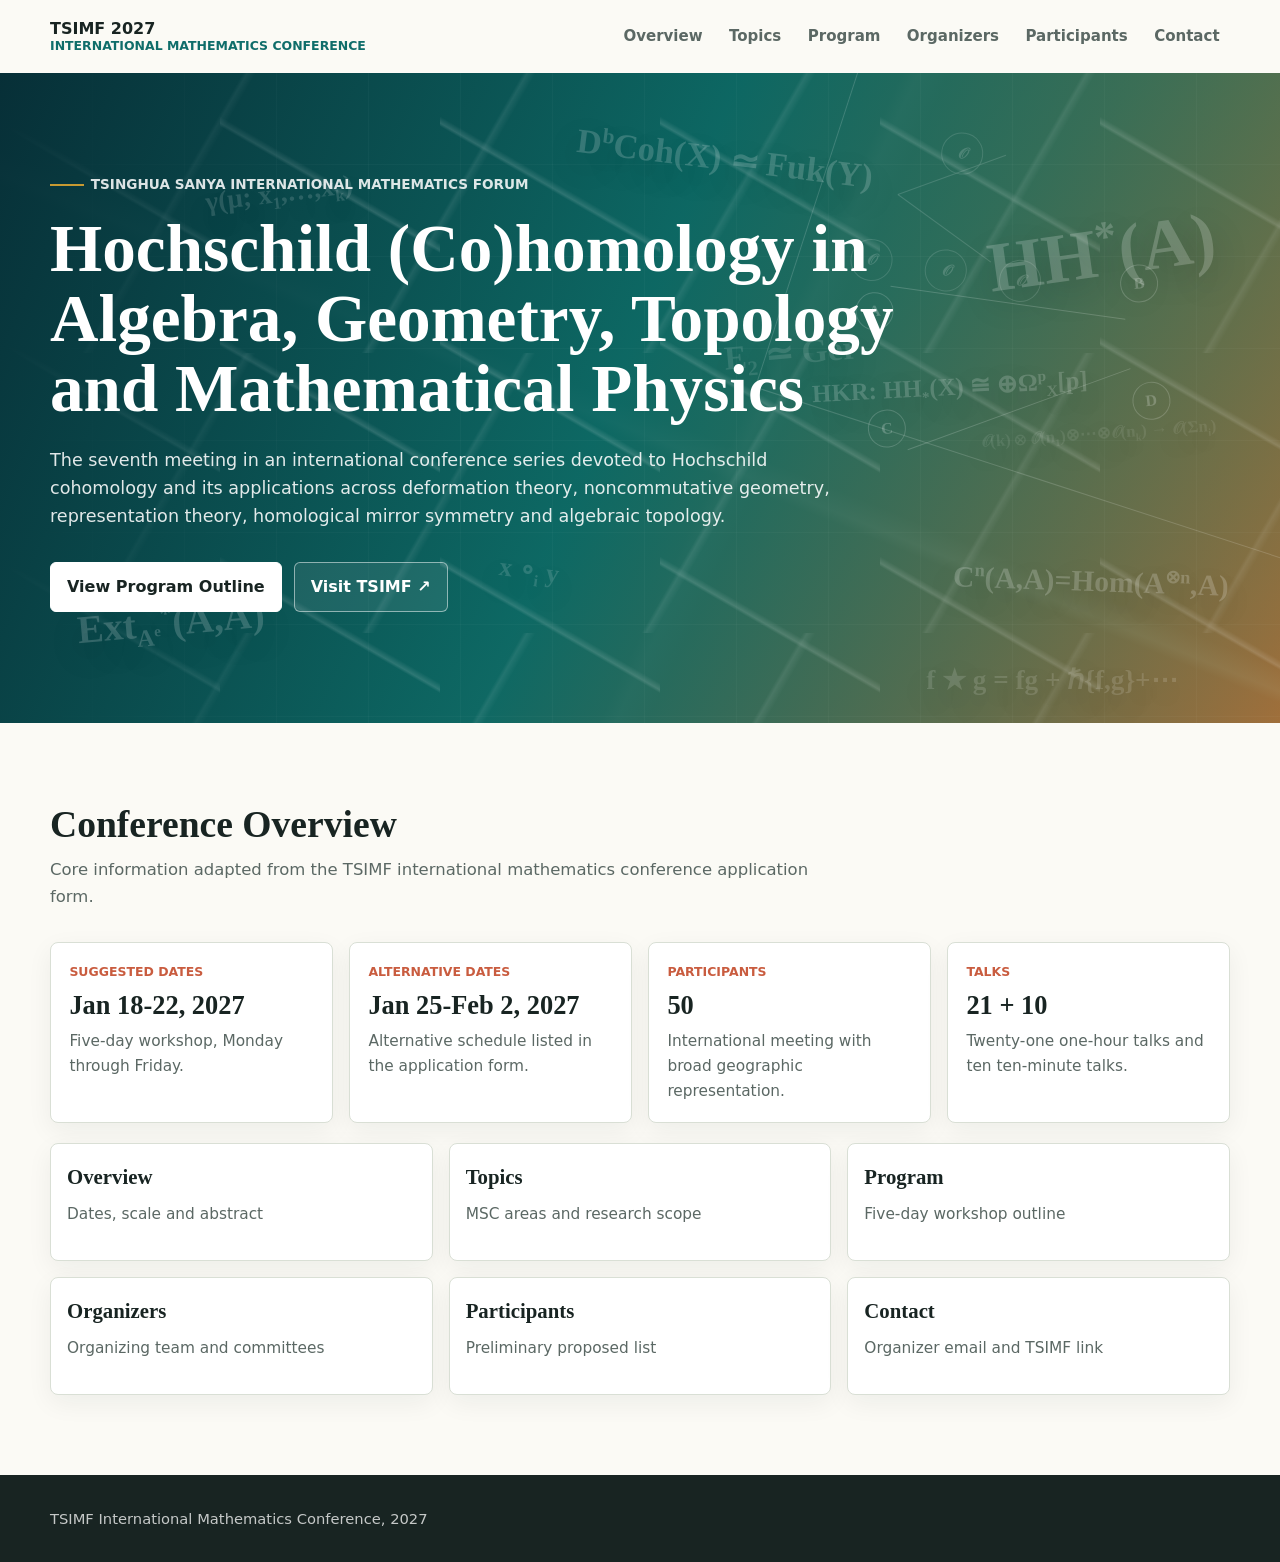
<file: index.html>
<!DOCTYPE html>
<html lang="en">
<head>
  <meta charset="UTF-8">
  <meta name="viewport" content="width=device-width, initial-scale=1.0">
  <title>Hochschild (Co)homology Conference | TSIMF 2027</title>
  <meta name="description" content="TSIMF international mathematics conference on Hochschild (Co)homology in algebra, geometry, topology and mathematical physics.">
  <link rel="stylesheet" href="assets/site.css">
</head>
<body>
  <a class="skip-link" href="#main">Skip to content</a>
  <header class="site-header">
    <nav class="nav" aria-label="Primary navigation">
      <a class="brand" href="index.html">
        TSIMF 2027
        <span>International Mathematics Conference</span>
      </a>
      <div class="nav-links">
        <a href="overview.html">Overview</a>
        <a href="topics.html">Topics</a>
        <a href="program.html">Program</a>
        <a href="organizers.html">Organizers</a>
        <a href="participants.html">Participants</a>
        <a href="contact.html">Contact</a>
      </div>
    </nav>
  </header>

  <section class="hero">
    <div class="math-background" aria-hidden="true">
      <span class="math-symbol symbol-one">HH<sup>*</sup>(A)</span>
      <span class="math-symbol symbol-two">C<sup>n</sup>(A,A)=Hom(A<sup>⊗n</sup>,A)</span>
      <span class="math-symbol symbol-three">D<sup>b</sup>Coh(X) ≃ Fuk(Y)</span>
      <span class="math-symbol symbol-four">f ★ g = fg + ℏ{f,g}+⋯</span>
      <span class="math-symbol symbol-five">Ext<sub>A<sup>e</sup></sub><sup>*</sup>(A,A)</span>
      <span class="math-symbol symbol-six">HKR: HH<sub>*</sub>(X) ≅ ⊕Ω<sup>p</sup><sub>X</sub>[p]</span>
      <span class="math-symbol symbol-seven">𝒪(k) ⊗ 𝒪(n<sub>1</sub>)⊗⋯⊗𝒪(n<sub>k</sub>) → 𝒪(Σn<sub>i</sub>)</span>
      <span class="math-symbol symbol-eight">γ(μ; x<sub>1</sub>,…,x<sub>k</sub>)</span>
      <span class="math-symbol symbol-nine">E<sub>2</sub> ≃ Ger</span>
      <span class="math-symbol symbol-ten">x ∘<sub>i</sub> y</span>
      <div class="math-diagram">
        <span class="node node-a">A</span>
        <span class="node node-b">B</span>
        <span class="node node-c">C</span>
        <span class="node node-d">D</span>
      </div>
      <div class="operad-tree">
        <span class="tree-dot tree-root">𝒪</span>
        <span class="tree-dot tree-left">𝒪</span>
        <span class="tree-dot tree-mid">𝒪</span>
        <span class="tree-dot tree-right">𝒪</span>
      </div>
    </div>
    <div class="hero-content">
      <p class="eyebrow">Tsinghua Sanya International Mathematics Forum</p>
      <h1>Hochschild (Co)homology in Algebra, Geometry, Topology and Mathematical Physics</h1>
      <p class="hero-summary">
        The seventh meeting in an international conference series devoted to Hochschild cohomology and its applications across deformation theory, noncommutative geometry, representation theory, homological mirror symmetry and algebraic topology.
      </p>
      <div class="hero-actions">
        <a class="button primary" href="program.html">View Program Outline</a>
        <a class="button secondary" href="http://www.tsimf.cn/" target="_blank" rel="noopener">Visit TSIMF ↗</a>
      </div>
    </div>
  </section>

  <main id="main">
    <section class="section">
      <div class="container">
        <div class="section-heading">
          <h2>Conference Overview</h2>
          <p>Core information adapted from the TSIMF international mathematics conference application form.</p>
        </div>
        <div class="facts">
          <article class="fact">
            <span>Suggested Dates</span>
            <strong>Jan 18-22, 2027</strong>
            <p>Five-day workshop, Monday through Friday.</p>
          </article>
          <article class="fact">
            <span>Alternative Dates</span>
            <strong>Jan 25-Feb 2, 2027</strong>
            <p>Alternative schedule listed in the application form.</p>
          </article>
          <article class="fact">
            <span>Participants</span>
            <strong>50</strong>
            <p>International meeting with broad geographic representation.</p>
          </article>
          <article class="fact">
            <span>Talks</span>
            <strong>21 + 10</strong>
            <p>Twenty-one one-hour talks and ten ten-minute talks.</p>
          </article>
        </div>
        <div class="gateway-grid">
          <a class="gateway" href="overview.html"><strong>Overview</strong><span>Dates, scale and abstract</span></a>
          <a class="gateway" href="topics.html"><strong>Topics</strong><span>MSC areas and research scope</span></a>
          <a class="gateway" href="program.html"><strong>Program</strong><span>Five-day workshop outline</span></a>
          <a class="gateway" href="organizers.html"><strong>Organizers</strong><span>Organizing team and committees</span></a>
          <a class="gateway" href="participants.html"><strong>Participants</strong><span>Preliminary proposed list</span></a>
          <a class="gateway" href="contact.html"><strong>Contact</strong><span>Organizer email and TSIMF link</span></a>
        </div>
      </div>
    </section>
  </main>

  <footer class="site-footer">
    <div class="footer-inner">
      <span>TSIMF International Mathematics Conference, 2027</span>
    </div>
  </footer>
</body>
</html>
</file>
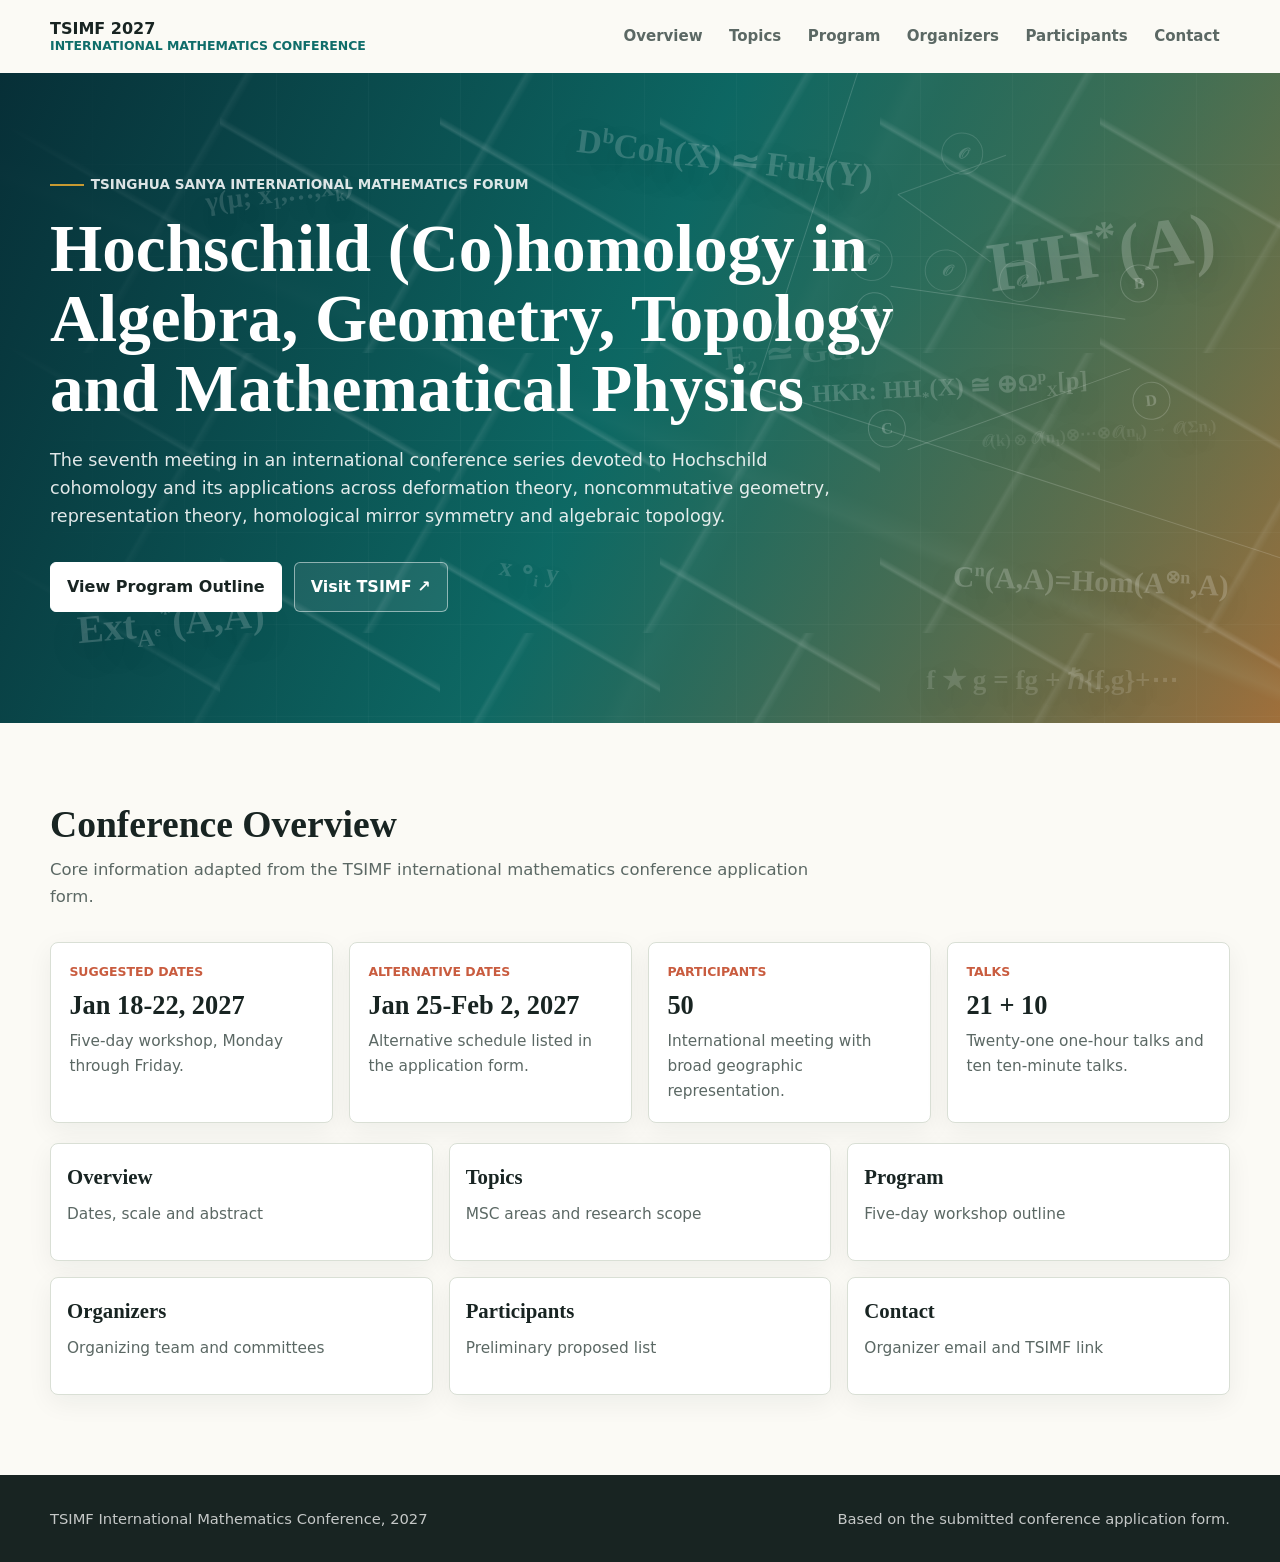
<file: conference_site.html>
<!DOCTYPE html>
<html lang="en">
<head>
  <meta charset="UTF-8">
  <meta name="viewport" content="width=device-width, initial-scale=1.0">
  <title>Hochschild (Co)homology Conference | TSIMF 2027</title>
  <meta name="description" content="TSIMF international mathematics conference on Hochschild (Co)homology in algebra, geometry, topology and mathematical physics.">
  <link rel="stylesheet" href="assets/site.css">
</head>
<body>
  <a class="skip-link" href="#main">Skip to content</a>
  <header class="site-header">
    <nav class="nav" aria-label="Primary navigation">
      <a class="brand" href="index.html">
        TSIMF 2027
        <span>International Mathematics Conference</span>
      </a>
      <div class="nav-links">
        <a href="overview.html">Overview</a>
        <a href="topics.html">Topics</a>
        <a href="program.html">Program</a>
        <a href="organizers.html">Organizers</a>
        <a href="participants.html">Participants</a>
        <a href="contact.html">Contact</a>
      </div>
    </nav>
  </header>

  <section class="hero">
    <div class="math-background" aria-hidden="true">
      <span class="math-symbol symbol-one">HH<sup>*</sup>(A)</span>
      <span class="math-symbol symbol-two">C<sup>n</sup>(A,A)=Hom(A<sup>⊗n</sup>,A)</span>
      <span class="math-symbol symbol-three">D<sup>b</sup>Coh(X) ≃ Fuk(Y)</span>
      <span class="math-symbol symbol-four">f ★ g = fg + ℏ{f,g}+⋯</span>
      <span class="math-symbol symbol-five">Ext<sub>A<sup>e</sup></sub><sup>*</sup>(A,A)</span>
      <span class="math-symbol symbol-six">HKR: HH<sub>*</sub>(X) ≅ ⊕Ω<sup>p</sup><sub>X</sub>[p]</span>
      <span class="math-symbol symbol-seven">𝒪(k) ⊗ 𝒪(n<sub>1</sub>)⊗⋯⊗𝒪(n<sub>k</sub>) → 𝒪(Σn<sub>i</sub>)</span>
      <span class="math-symbol symbol-eight">γ(μ; x<sub>1</sub>,…,x<sub>k</sub>)</span>
      <span class="math-symbol symbol-nine">E<sub>2</sub> ≃ Ger</span>
      <span class="math-symbol symbol-ten">x ∘<sub>i</sub> y</span>
      <div class="math-diagram">
        <span class="node node-a">A</span>
        <span class="node node-b">B</span>
        <span class="node node-c">C</span>
        <span class="node node-d">D</span>
      </div>
      <div class="operad-tree">
        <span class="tree-dot tree-root">𝒪</span>
        <span class="tree-dot tree-left">𝒪</span>
        <span class="tree-dot tree-mid">𝒪</span>
        <span class="tree-dot tree-right">𝒪</span>
      </div>
    </div>
    <div class="hero-content">
      <p class="eyebrow">Tsinghua Sanya International Mathematics Forum</p>
      <h1>Hochschild (Co)homology in Algebra, Geometry, Topology and Mathematical Physics</h1>
      <p class="hero-summary">
        The seventh meeting in an international conference series devoted to Hochschild cohomology and its applications across deformation theory, noncommutative geometry, representation theory, homological mirror symmetry and algebraic topology.
      </p>
      <div class="hero-actions">
        <a class="button primary" href="program.html">View Program Outline</a>
        <a class="button secondary" href="http://www.tsimf.cn/" target="_blank" rel="noopener">Visit TSIMF ↗</a>
      </div>
    </div>
  </section>

  <main id="main">
    <section class="section">
      <div class="container">
        <div class="section-heading">
          <h2>Conference Overview</h2>
          <p>Core information adapted from the TSIMF international mathematics conference application form.</p>
        </div>
        <div class="facts">
          <article class="fact">
            <span>Suggested Dates</span>
            <strong>Jan 18-22, 2027</strong>
            <p>Five-day workshop, Monday through Friday.</p>
          </article>
          <article class="fact">
            <span>Alternative Dates</span>
            <strong>Jan 25-Feb 2, 2027</strong>
            <p>Alternative schedule listed in the application form.</p>
          </article>
          <article class="fact">
            <span>Participants</span>
            <strong>50</strong>
            <p>International meeting with broad geographic representation.</p>
          </article>
          <article class="fact">
            <span>Talks</span>
            <strong>21 + 10</strong>
            <p>Twenty-one one-hour talks and ten ten-minute talks.</p>
          </article>
        </div>
        <div class="gateway-grid">
          <a class="gateway" href="overview.html"><strong>Overview</strong><span>Dates, scale and abstract</span></a>
          <a class="gateway" href="topics.html"><strong>Topics</strong><span>MSC areas and research scope</span></a>
          <a class="gateway" href="program.html"><strong>Program</strong><span>Five-day workshop outline</span></a>
          <a class="gateway" href="organizers.html"><strong>Organizers</strong><span>Organizing team and committees</span></a>
          <a class="gateway" href="participants.html"><strong>Participants</strong><span>Preliminary proposed list</span></a>
          <a class="gateway" href="contact.html"><strong>Contact</strong><span>Organizer email and TSIMF link</span></a>
        </div>
      </div>
    </section>
  </main>

  <footer class="site-footer">
    <div class="footer-inner">
      <span>TSIMF International Mathematics Conference, 2027</span>
      <span>Based on the submitted conference application form.</span>
    </div>
  </footer>
</body>
</html>
</file>
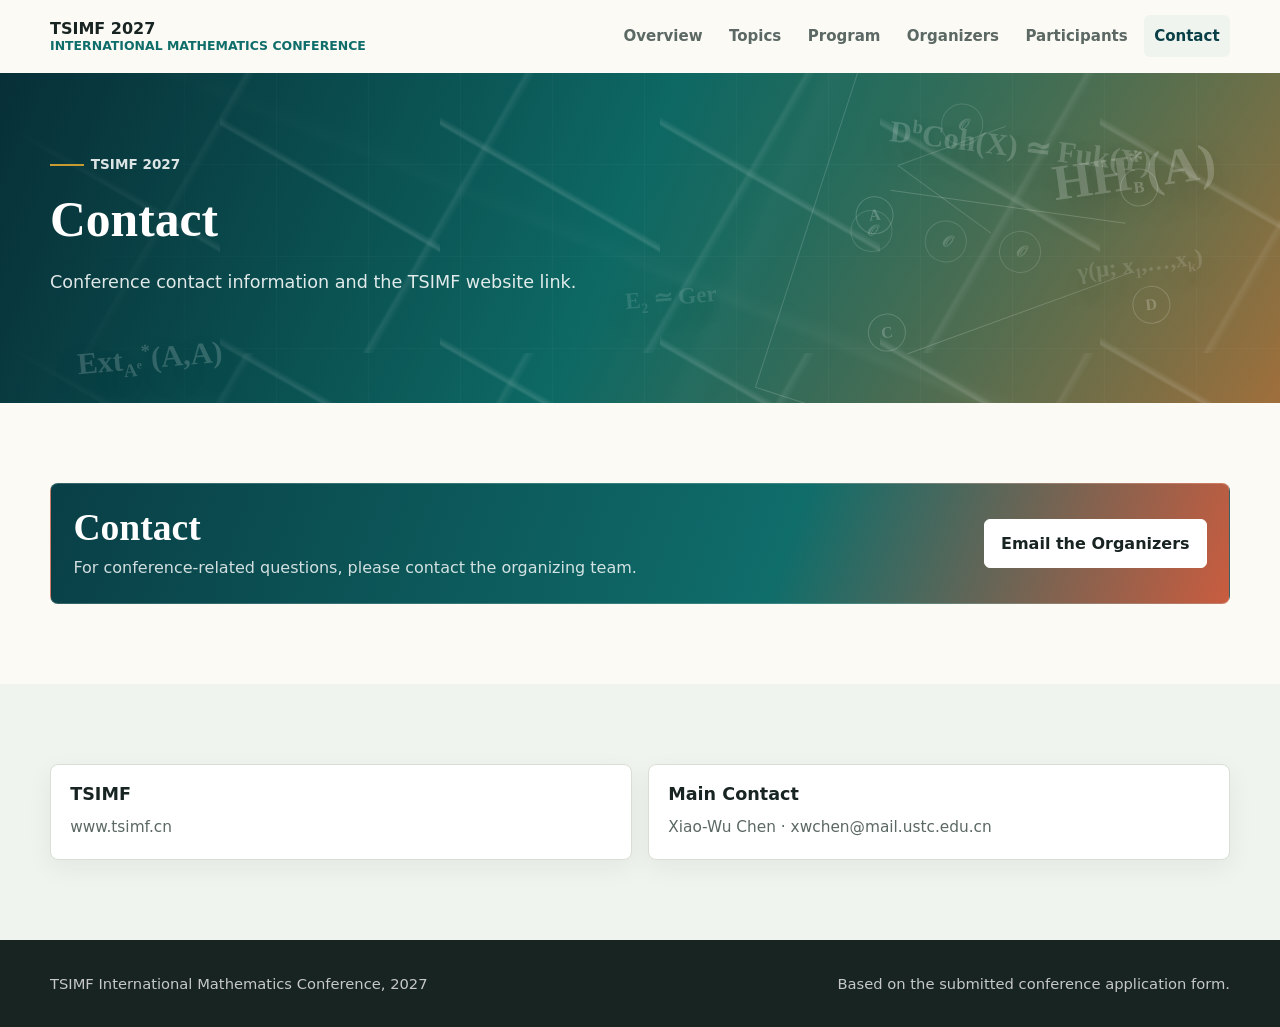
<file: contact.html>
<!DOCTYPE html>
<html lang="en">
<head>
  <meta charset="UTF-8">
  <meta name="viewport" content="width=device-width, initial-scale=1.0">
  <title>Contact | Hochschild (Co)homology Conference</title>
  <meta name="description" content="Contact page for the TSIMF 2027 Hochschild (Co)homology conference.">
  <link rel="stylesheet" href="assets/site.css">
</head>
<body>
  <a class="skip-link" href="#main">Skip to content</a>
  <header class="site-header">
    <nav class="nav" aria-label="Primary navigation">
      <a class="brand" href="index.html">
        TSIMF 2027
        <span>International Mathematics Conference</span>
      </a>
      <div class="nav-links">
        <a href="overview.html">Overview</a>
        <a href="topics.html">Topics</a>
        <a href="program.html">Program</a>
        <a href="organizers.html">Organizers</a>
        <a href="participants.html">Participants</a>
        <a class="active" aria-current="page" href="contact.html">Contact</a>
      </div>
    </nav>
  </header>

  <section class="page-hero">
    <div class="math-background" aria-hidden="true">
      <span class="math-symbol symbol-one">HH<sup>*</sup>(A)</span>
      <span class="math-symbol symbol-two">C<sup>n</sup>(A,A)=Hom(A<sup>⊗n</sup>,A)</span>
      <span class="math-symbol symbol-three">D<sup>b</sup>Coh(X) ≃ Fuk(Y)</span>
      <span class="math-symbol symbol-four">f ★ g = fg + ℏ{f,g}+⋯</span>
      <span class="math-symbol symbol-five">Ext<sub>A<sup>e</sup></sub><sup>*</sup>(A,A)</span>
      <span class="math-symbol symbol-six">HKR: HH<sub>*</sub>(X) ≅ ⊕Ω<sup>p</sup><sub>X</sub>[p]</span>
      <span class="math-symbol symbol-seven">𝒪(k) ⊗ 𝒪(n<sub>1</sub>)⊗⋯⊗𝒪(n<sub>k</sub>) → 𝒪(Σn<sub>i</sub>)</span>
      <span class="math-symbol symbol-eight">γ(μ; x<sub>1</sub>,…,x<sub>k</sub>)</span>
      <span class="math-symbol symbol-nine">E<sub>2</sub> ≃ Ger</span>
      <span class="math-symbol symbol-ten">x ∘<sub>i</sub> y</span>
      <div class="math-diagram">
        <span class="node node-a">A</span>
        <span class="node node-b">B</span>
        <span class="node node-c">C</span>
        <span class="node node-d">D</span>
      </div>
      <div class="operad-tree">
        <span class="tree-dot tree-root">𝒪</span>
        <span class="tree-dot tree-left">𝒪</span>
        <span class="tree-dot tree-mid">𝒪</span>
        <span class="tree-dot tree-right">𝒪</span>
      </div>
    </div>
    <div class="page-hero-content">
      <p class="eyebrow">TSIMF 2027</p>
      <h1>Contact</h1>
      <p>Conference contact information and the TSIMF website link.</p>
    </div>
  </section>

  <main id="main">
    <section class="section">
      <div class="container">
<div class="contact-band">
          <div>
            <h2>Contact</h2>
            <p>For conference-related questions, please contact the organizing team.</p>
          </div>
          <a class="button primary" href="mailto:xwchen@mail.ustc.edu.cn">Email the Organizers</a>
        </div>
      </div>
    </section>
    <section class="section alt">
      <div class="container">
<div class="committee-list">
          <article class="committee">
            <h3>TSIMF</h3>
            <p><a href="http://www.tsimf.cn/" target="_blank" rel="noopener">www.tsimf.cn</a></p>
          </article>
          <article class="committee">
            <h3>Main Contact</h3>
            <p>Xiao-Wu Chen · <a href="mailto:xwchen@mail.ustc.edu.cn">xwchen@mail.ustc.edu.cn</a></p>
          </article>
        </div>
      </div>
    </section>
  </main>

  <footer class="site-footer">
    <div class="footer-inner">
      <span>TSIMF International Mathematics Conference, 2027</span>
      <span>Based on the submitted conference application form.</span>
    </div>
  </footer>
</body>
</html>
</file>
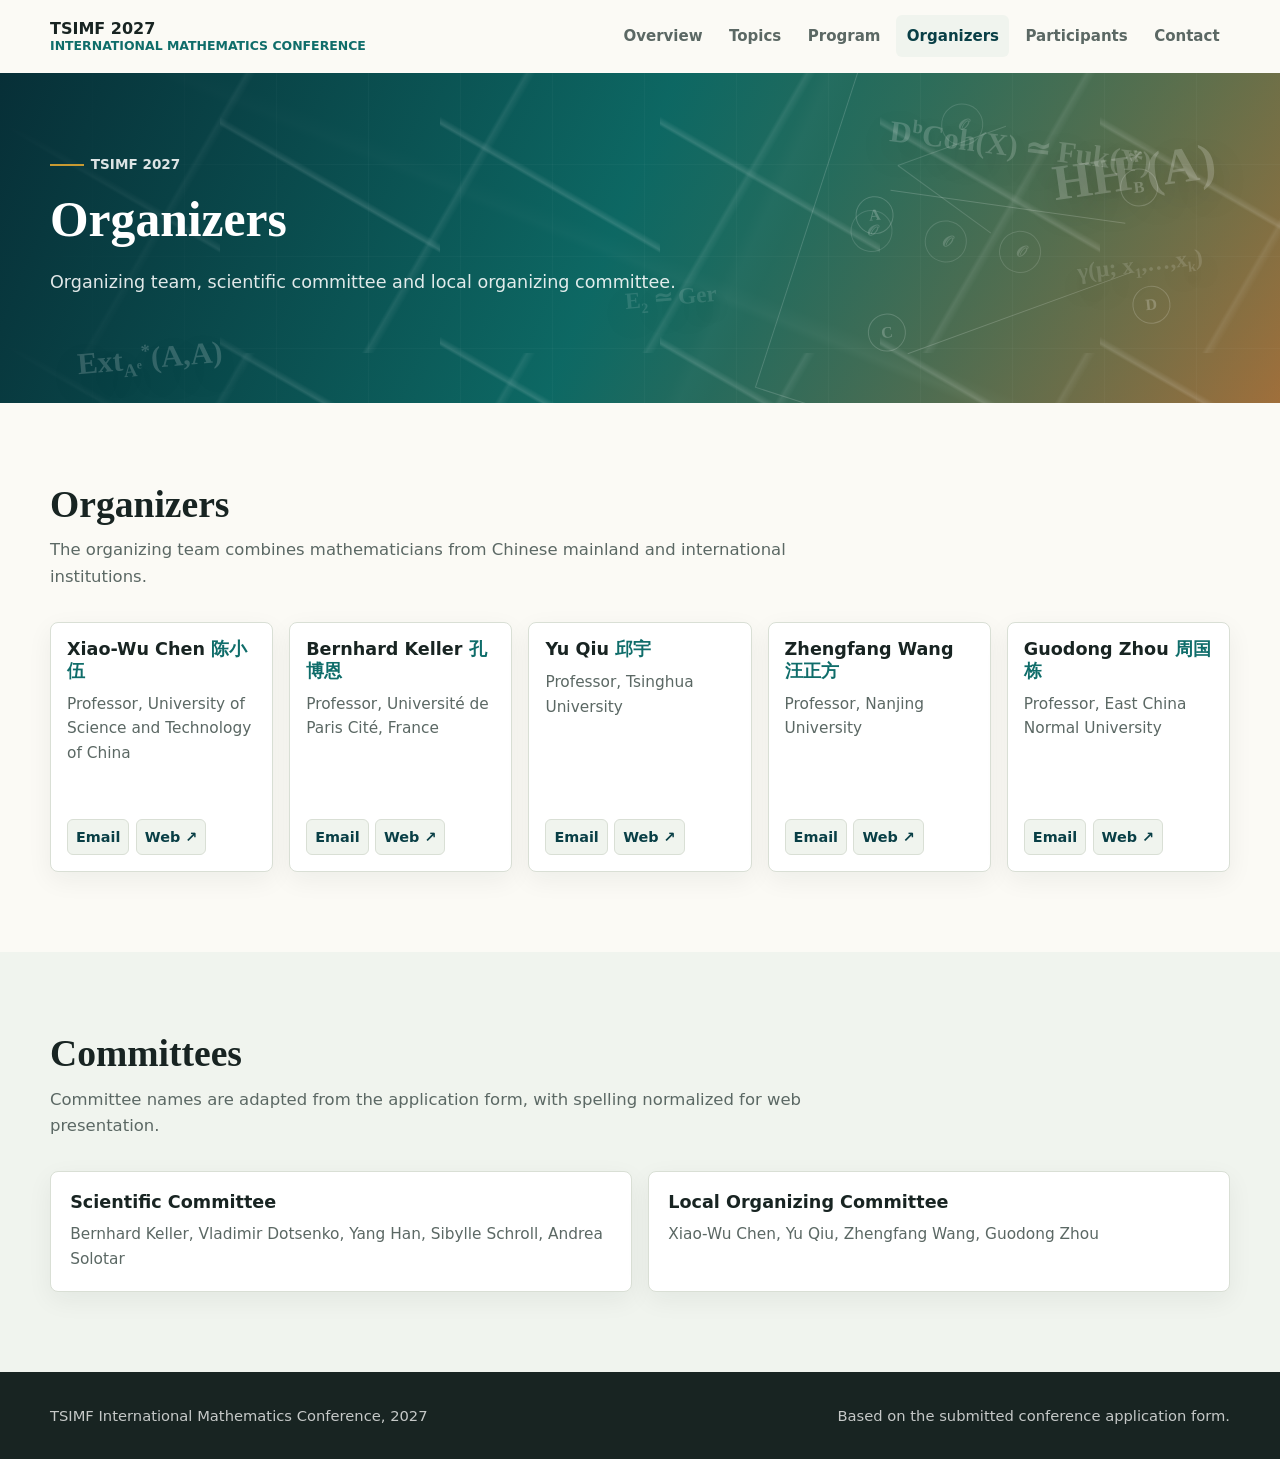
<file: organizers.html>
<!DOCTYPE html>
<html lang="en">
<head>
  <meta charset="UTF-8">
  <meta name="viewport" content="width=device-width, initial-scale=1.0">
  <title>Organizers | Hochschild (Co)homology Conference</title>
  <meta name="description" content="Organizers and committees for the TSIMF 2027 Hochschild (Co)homology conference.">
  <link rel="stylesheet" href="assets/site.css">
</head>
<body>
  <a class="skip-link" href="#main">Skip to content</a>
  <header class="site-header">
    <nav class="nav" aria-label="Primary navigation">
      <a class="brand" href="index.html">
        TSIMF 2027
        <span>International Mathematics Conference</span>
      </a>
      <div class="nav-links">
        <a href="overview.html">Overview</a>
        <a href="topics.html">Topics</a>
        <a href="program.html">Program</a>
        <a class="active" aria-current="page" href="organizers.html">Organizers</a>
        <a href="participants.html">Participants</a>
        <a href="contact.html">Contact</a>
      </div>
    </nav>
  </header>

  <section class="page-hero">
    <div class="math-background" aria-hidden="true">
      <span class="math-symbol symbol-one">HH<sup>*</sup>(A)</span>
      <span class="math-symbol symbol-two">C<sup>n</sup>(A,A)=Hom(A<sup>⊗n</sup>,A)</span>
      <span class="math-symbol symbol-three">D<sup>b</sup>Coh(X) ≃ Fuk(Y)</span>
      <span class="math-symbol symbol-four">f ★ g = fg + ℏ{f,g}+⋯</span>
      <span class="math-symbol symbol-five">Ext<sub>A<sup>e</sup></sub><sup>*</sup>(A,A)</span>
      <span class="math-symbol symbol-six">HKR: HH<sub>*</sub>(X) ≅ ⊕Ω<sup>p</sup><sub>X</sub>[p]</span>
      <span class="math-symbol symbol-seven">𝒪(k) ⊗ 𝒪(n<sub>1</sub>)⊗⋯⊗𝒪(n<sub>k</sub>) → 𝒪(Σn<sub>i</sub>)</span>
      <span class="math-symbol symbol-eight">γ(μ; x<sub>1</sub>,…,x<sub>k</sub>)</span>
      <span class="math-symbol symbol-nine">E<sub>2</sub> ≃ Ger</span>
      <span class="math-symbol symbol-ten">x ∘<sub>i</sub> y</span>
      <div class="math-diagram">
        <span class="node node-a">A</span>
        <span class="node node-b">B</span>
        <span class="node node-c">C</span>
        <span class="node node-d">D</span>
      </div>
      <div class="operad-tree">
        <span class="tree-dot tree-root">𝒪</span>
        <span class="tree-dot tree-left">𝒪</span>
        <span class="tree-dot tree-mid">𝒪</span>
        <span class="tree-dot tree-right">𝒪</span>
      </div>
    </div>
    <div class="page-hero-content">
      <p class="eyebrow">TSIMF 2027</p>
      <h1>Organizers</h1>
      <p>Organizing team, scientific committee and local organizing committee.</p>
    </div>
  </section>

  <main id="main">
    <section class="section">
      <div class="container">
        <div class="section-heading">
          <h2>Organizers</h2>
          <p>The organizing team combines mathematicians from Chinese mainland and international institutions.</p>
        </div>
        <div class="people-grid">
          <article class="person-card">
            <div>
              <h3>Xiao-Wu Chen <span class="name-cn">陈小伍</span></h3>
              <p>Professor, University of Science and Technology of China</p>
            </div>
            <div class="person-links">
              <a href="mailto:xwchen@mail.ustc.edu.cn">Email</a>
              <a href="http://home.ustc.edu.cn/~xwchen/" target="_blank" rel="noopener">Web ↗</a>
            </div>
          </article>
          <article class="person-card">
            <div>
              <h3>Bernhard Keller <span class="name-cn">孔博恩</span></h3>
              <p>Professor, Université de Paris Cité, France</p>
            </div>
            <div class="person-links">
              <a href="mailto:bernhard.keller@imj-prg.fr">Email</a>
              <a href="https://webusers.imj-prg.fr/~bernhard.keller/indexe.html" target="_blank" rel="noopener">Web ↗</a>
            </div>
          </article>
          <article class="person-card">
            <div>
              <h3>Yu Qiu <span class="name-cn">邱宇</span></h3>
              <p>Professor, Tsinghua University</p>
            </div>
            <div class="person-links">
              <a href="mailto:yu.qiu@bath.edu">Email</a>
              <a href="https://www.math.tsinghua.edu.cn/info/1125/1630.htm" target="_blank" rel="noopener">Web ↗</a>
            </div>
          </article>
          <article class="person-card">
            <div>
              <h3>Zhengfang Wang <span class="name-cn">汪正方</span></h3>
              <p>Professor, Nanjing University</p>
            </div>
            <div class="person-links">
              <a href="mailto:zhengfangw@gmail.com">Email</a>
              <a href="https://math.nju.edu.cn/jzyg/apypl/20240416/i264159.html" target="_blank" rel="noopener">Web ↗</a>
            </div>
          </article>
          <article class="person-card">
            <div>
              <h3>Guodong Zhou <span class="name-cn">周国栋</span></h3>
              <p>Professor, East China Normal University</p>
            </div>
            <div class="person-links">
              <a href="mailto:gdzhou@math.ecnu.edu.cn">Email</a>
              <a href="https://math.ecnu.edu.cn/~gdzhou/intro.html" target="_blank" rel="noopener">Web ↗</a>
            </div>
          </article>
        </div>
      </div>
    </section>
    <section class="section alt">
      <div class="container">
        <div class="section-heading">
          <h2>Committees</h2>
          <p>Committee names are adapted from the application form, with spelling normalized for web presentation.</p>
        </div>
        <div class="committee-list">
          <article class="committee">
            <h3>Scientific Committee</h3>
            <p>Bernhard Keller, Vladimir Dotsenko, Yang Han, Sibylle Schroll, Andrea Solotar</p>
          </article>
          <article class="committee">
            <h3>Local Organizing Committee</h3>
            <p>Xiao-Wu Chen, Yu Qiu, Zhengfang Wang, Guodong Zhou</p>
          </article>
        </div>
      </div>
    </section>
  </main>

  <footer class="site-footer">
    <div class="footer-inner">
      <span>TSIMF International Mathematics Conference, 2027</span>
      <span>Based on the submitted conference application form.</span>
    </div>
  </footer>
</body>
</html>
</file>
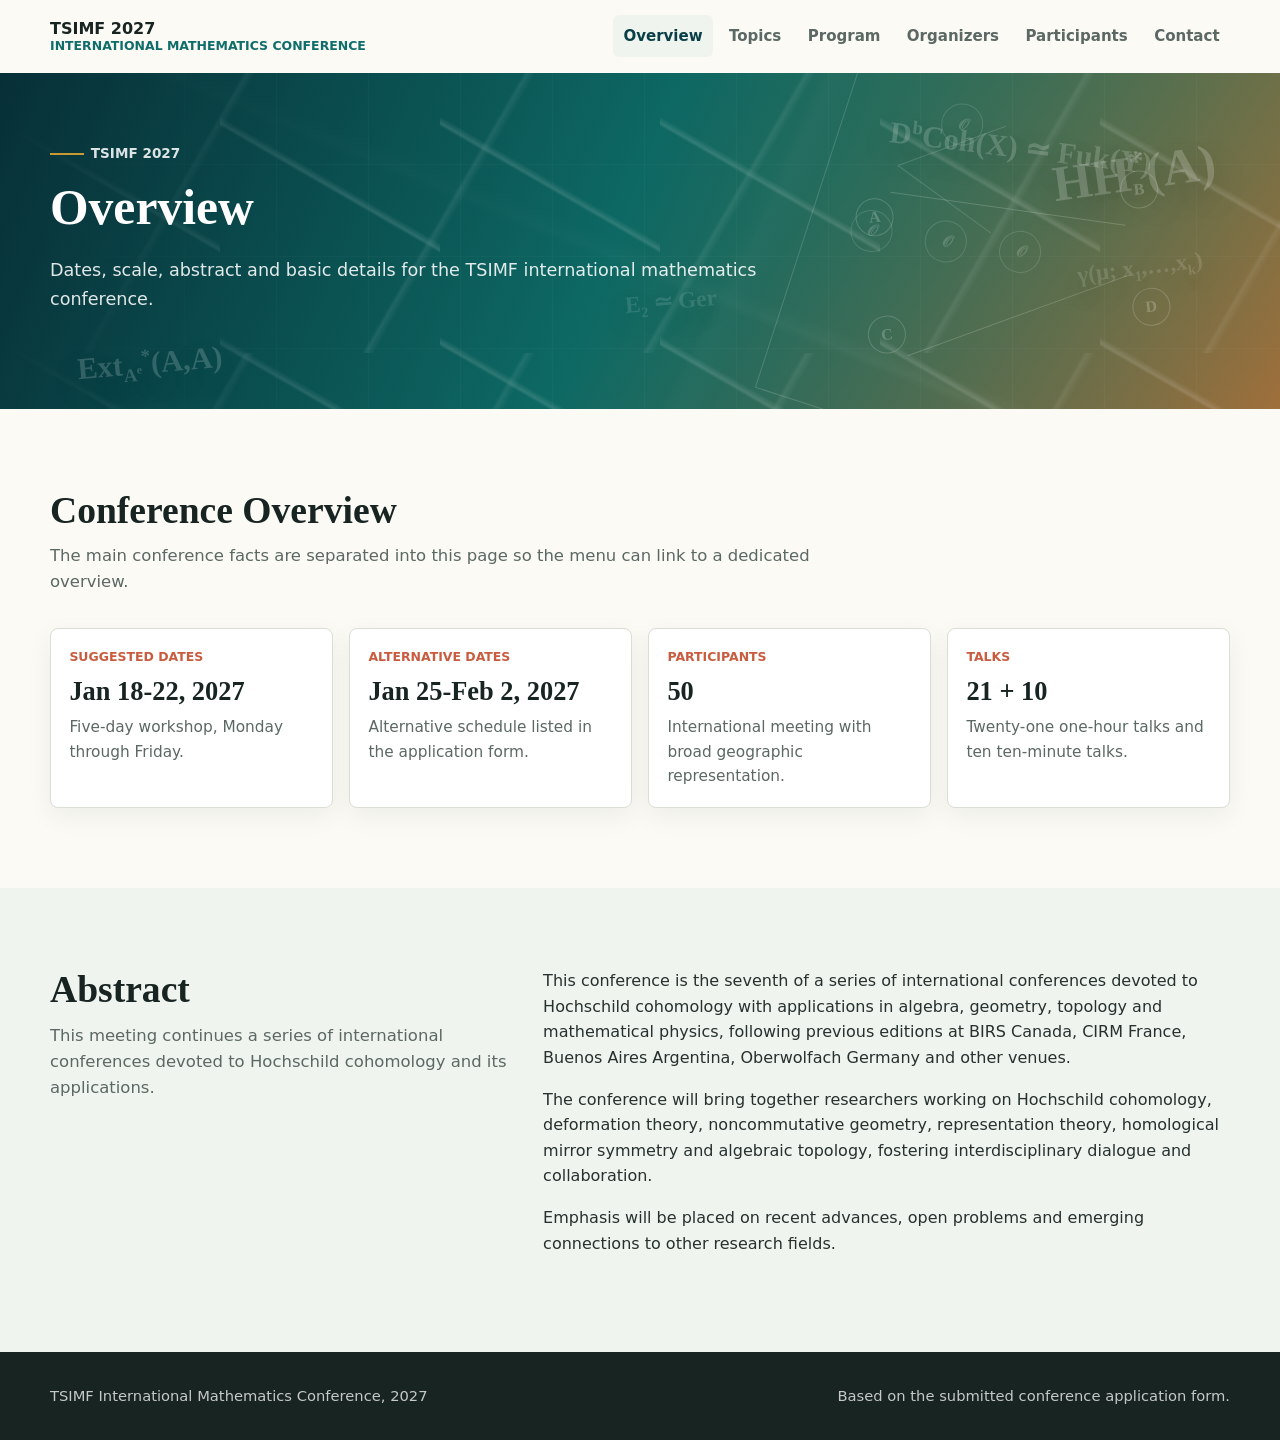
<file: overview.html>
<!DOCTYPE html>
<html lang="en">
<head>
  <meta charset="UTF-8">
  <meta name="viewport" content="width=device-width, initial-scale=1.0">
  <title>Overview | Hochschild (Co)homology Conference</title>
  <meta name="description" content="Overview page for the TSIMF 2027 Hochschild (Co)homology conference.">
  <link rel="stylesheet" href="assets/site.css">
</head>
<body>
  <a class="skip-link" href="#main">Skip to content</a>
  <header class="site-header">
    <nav class="nav" aria-label="Primary navigation">
      <a class="brand" href="index.html">
        TSIMF 2027
        <span>International Mathematics Conference</span>
      </a>
      <div class="nav-links">
        <a class="active" aria-current="page" href="overview.html">Overview</a>
        <a href="topics.html">Topics</a>
        <a href="program.html">Program</a>
        <a href="organizers.html">Organizers</a>
        <a href="participants.html">Participants</a>
        <a href="contact.html">Contact</a>
      </div>
    </nav>
  </header>

  <section class="page-hero">
    <div class="math-background" aria-hidden="true">
      <span class="math-symbol symbol-one">HH<sup>*</sup>(A)</span>
      <span class="math-symbol symbol-two">C<sup>n</sup>(A,A)=Hom(A<sup>⊗n</sup>,A)</span>
      <span class="math-symbol symbol-three">D<sup>b</sup>Coh(X) ≃ Fuk(Y)</span>
      <span class="math-symbol symbol-four">f ★ g = fg + ℏ{f,g}+⋯</span>
      <span class="math-symbol symbol-five">Ext<sub>A<sup>e</sup></sub><sup>*</sup>(A,A)</span>
      <span class="math-symbol symbol-six">HKR: HH<sub>*</sub>(X) ≅ ⊕Ω<sup>p</sup><sub>X</sub>[p]</span>
      <span class="math-symbol symbol-seven">𝒪(k) ⊗ 𝒪(n<sub>1</sub>)⊗⋯⊗𝒪(n<sub>k</sub>) → 𝒪(Σn<sub>i</sub>)</span>
      <span class="math-symbol symbol-eight">γ(μ; x<sub>1</sub>,…,x<sub>k</sub>)</span>
      <span class="math-symbol symbol-nine">E<sub>2</sub> ≃ Ger</span>
      <span class="math-symbol symbol-ten">x ∘<sub>i</sub> y</span>
      <div class="math-diagram">
        <span class="node node-a">A</span>
        <span class="node node-b">B</span>
        <span class="node node-c">C</span>
        <span class="node node-d">D</span>
      </div>
      <div class="operad-tree">
        <span class="tree-dot tree-root">𝒪</span>
        <span class="tree-dot tree-left">𝒪</span>
        <span class="tree-dot tree-mid">𝒪</span>
        <span class="tree-dot tree-right">𝒪</span>
      </div>
    </div>
    <div class="page-hero-content">
      <p class="eyebrow">TSIMF 2027</p>
      <h1>Overview</h1>
      <p>Dates, scale, abstract and basic details for the TSIMF international mathematics conference.</p>
    </div>
  </section>

  <main id="main">
    <section class="section">
      <div class="container">
        <div class="section-heading">
          <h2>Conference Overview</h2>
          <p>The main conference facts are separated into this page so the menu can link to a dedicated overview.</p>
        </div>
        <div class="facts">
          <article class="fact">
            <span>Suggested Dates</span>
            <strong>Jan 18-22, 2027</strong>
            <p>Five-day workshop, Monday through Friday.</p>
          </article>
          <article class="fact">
            <span>Alternative Dates</span>
            <strong>Jan 25-Feb 2, 2027</strong>
            <p>Alternative schedule listed in the application form.</p>
          </article>
          <article class="fact">
            <span>Participants</span>
            <strong>50</strong>
            <p>International meeting with broad geographic representation.</p>
          </article>
          <article class="fact">
            <span>Talks</span>
            <strong>21 + 10</strong>
            <p>Twenty-one one-hour talks and ten ten-minute talks.</p>
          </article>
        </div>
      </div>
    </section>
    <section class="section alt">
      <div class="container">
<div class="two-column">
          <div class="section-heading">
            <h2>Abstract</h2>
            <p>This meeting continues a series of international conferences devoted to Hochschild cohomology and its applications.</p>
          </div>
          <div class="prose">
            <p>This conference is the seventh of a series of international conferences devoted to Hochschild cohomology with applications in algebra, geometry, topology and mathematical physics, following previous editions at BIRS Canada, CIRM France, Buenos Aires Argentina, Oberwolfach Germany and other venues.</p>
            <p>The conference will bring together researchers working on Hochschild cohomology, deformation theory, noncommutative geometry, representation theory, homological mirror symmetry and algebraic topology, fostering interdisciplinary dialogue and collaboration.</p>
            <p>Emphasis will be placed on recent advances, open problems and emerging connections to other research fields.</p>
          </div>
        </div>
      </div>
    </section>
  </main>

  <footer class="site-footer">
    <div class="footer-inner">
      <span>TSIMF International Mathematics Conference, 2027</span>
      <span>Based on the submitted conference application form.</span>
    </div>
  </footer>
</body>
</html>
</file>
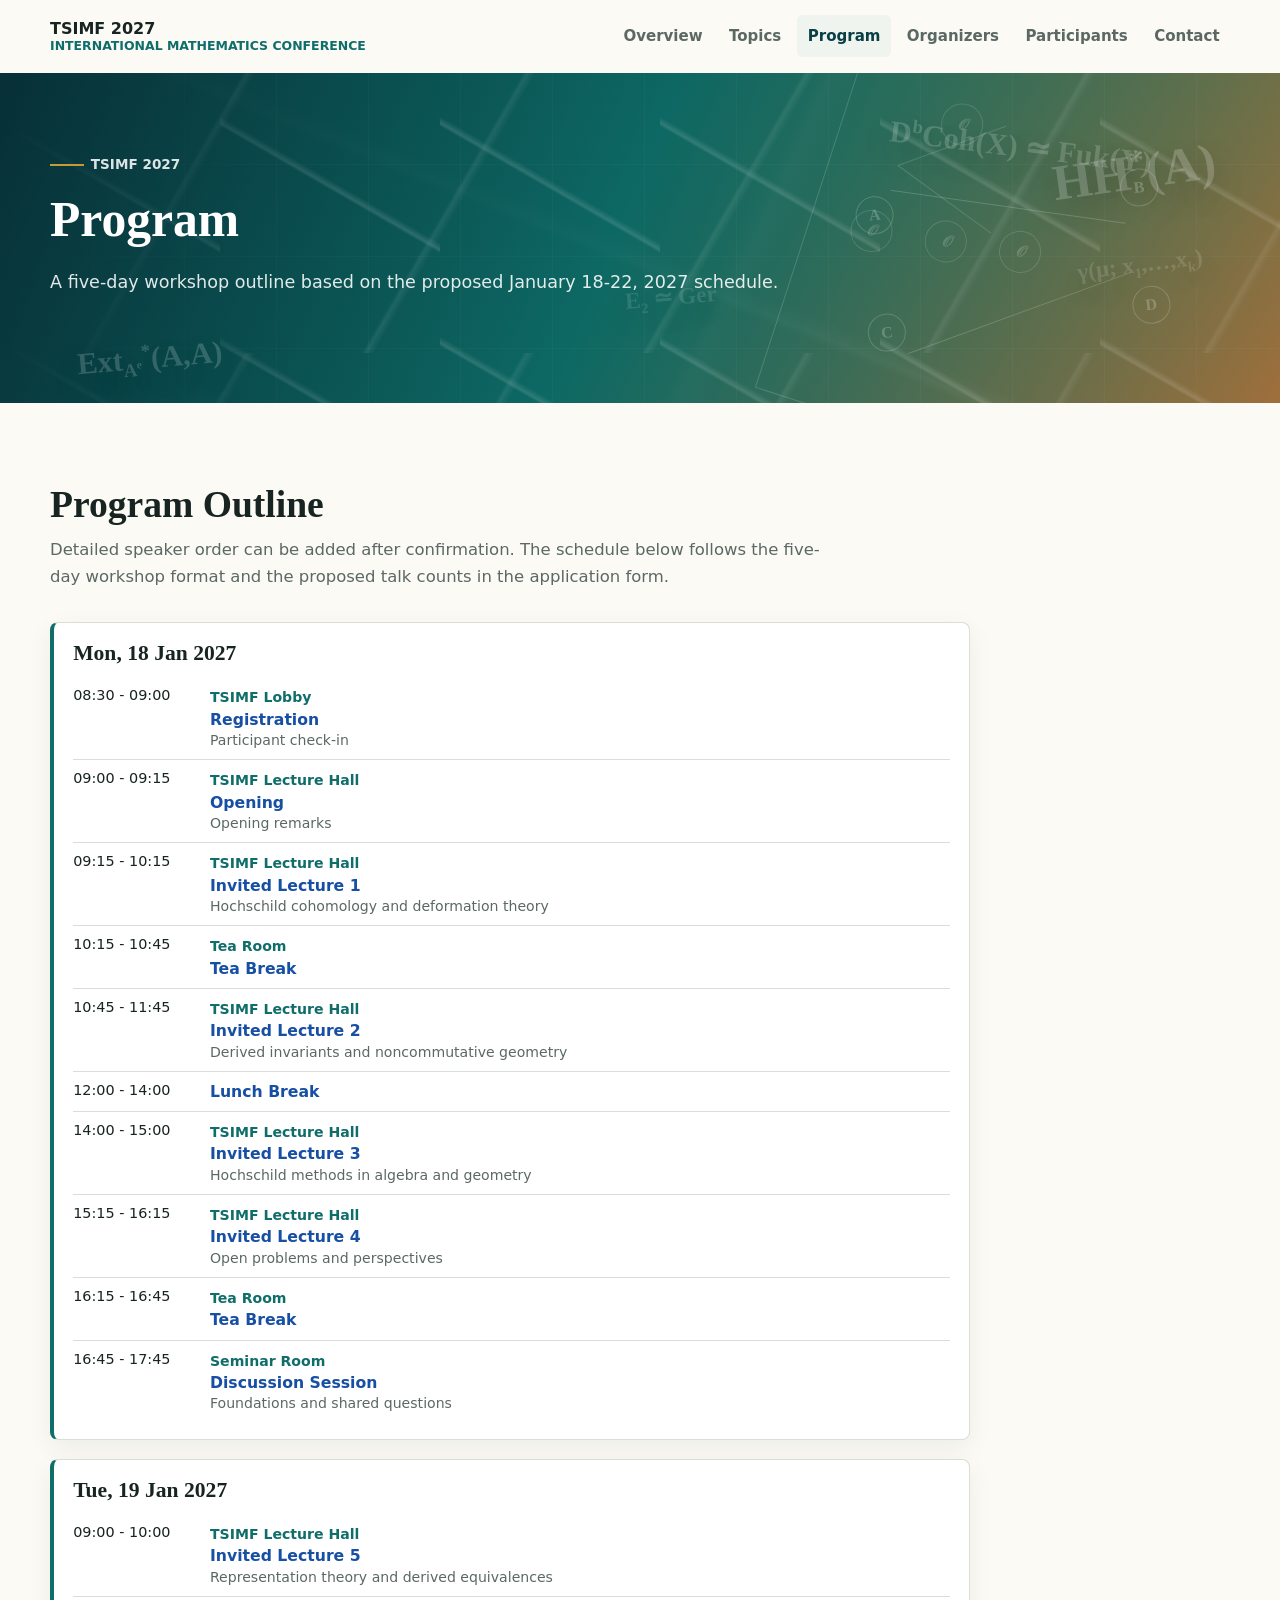
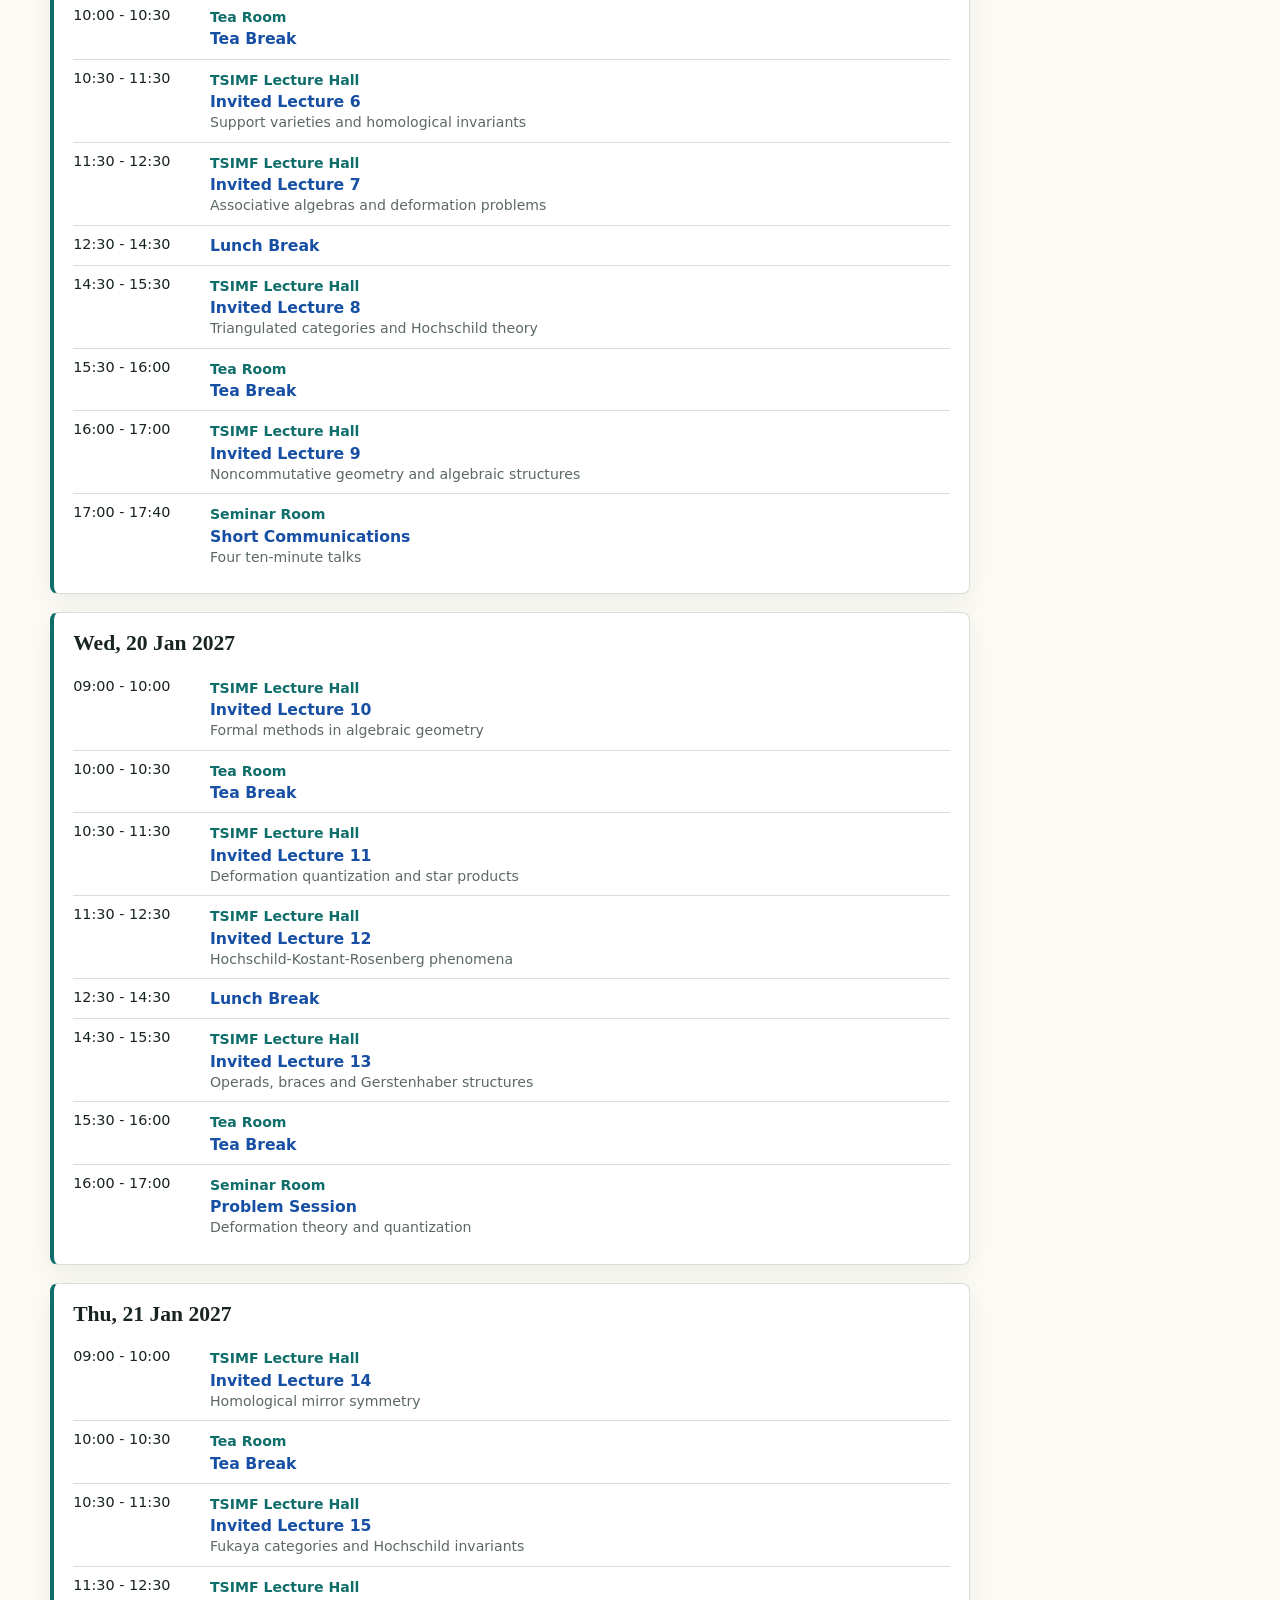
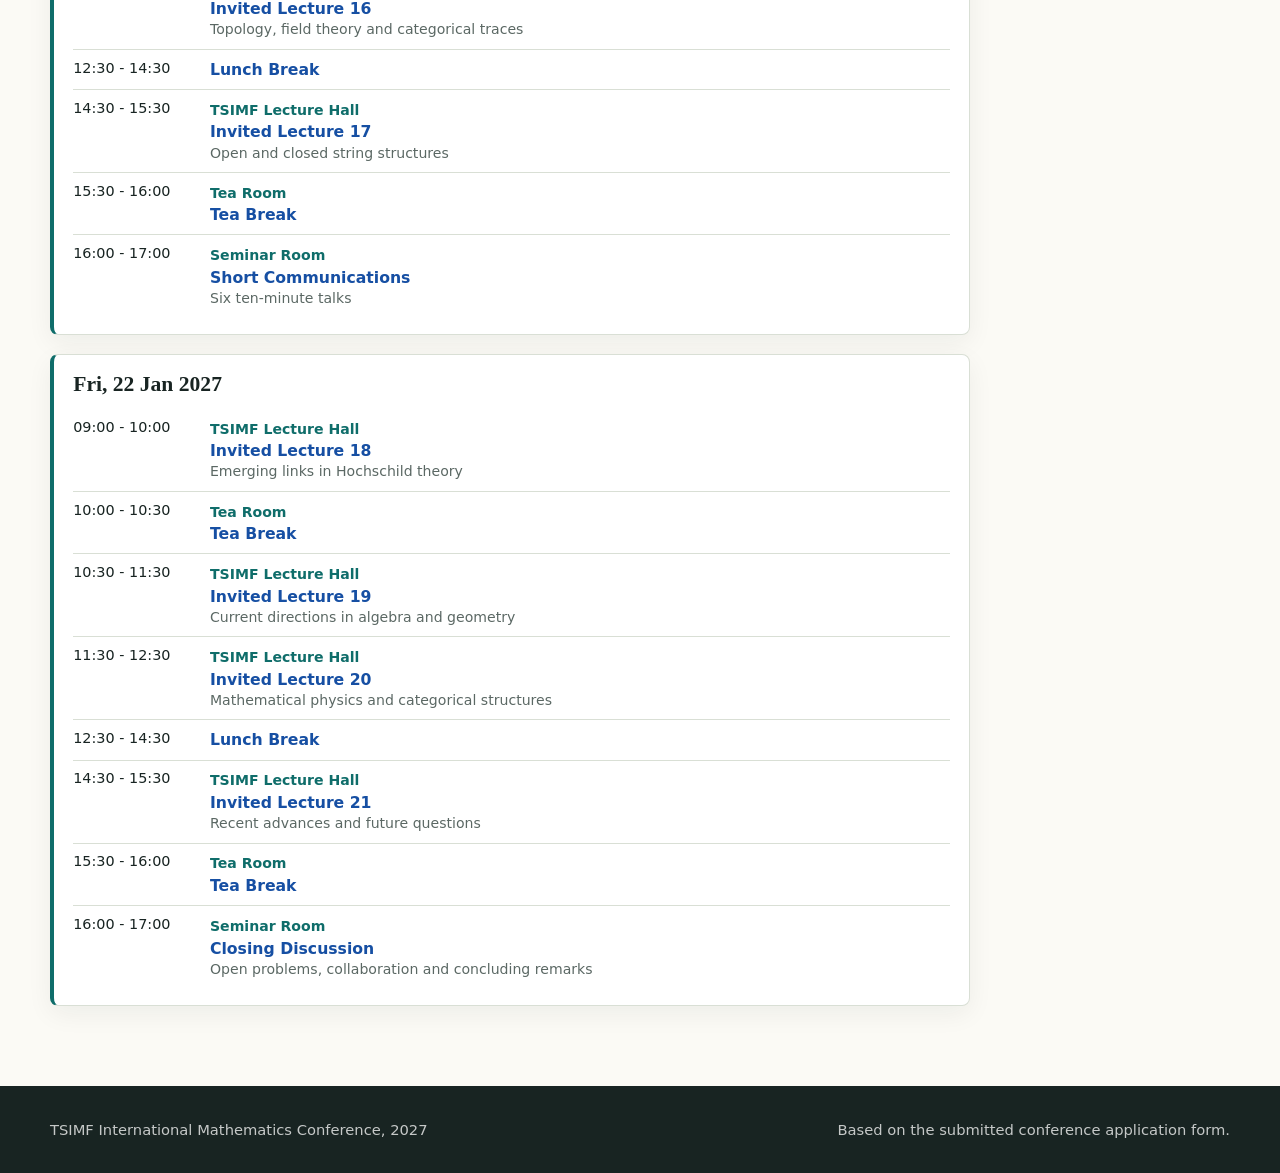
<file: program.html>
<!DOCTYPE html>
<html lang="en">
<head>
  <meta charset="UTF-8">
  <meta name="viewport" content="width=device-width, initial-scale=1.0">
  <title>Program | Hochschild (Co)homology Conference</title>
  <meta name="description" content="Program outline for the TSIMF 2027 Hochschild (Co)homology conference.">
  <link rel="stylesheet" href="assets/site.css">
</head>
<body>
  <a class="skip-link" href="#main">Skip to content</a>
  <header class="site-header">
    <nav class="nav" aria-label="Primary navigation">
      <a class="brand" href="index.html">
        TSIMF 2027
        <span>International Mathematics Conference</span>
      </a>
      <div class="nav-links">
        <a href="overview.html">Overview</a>
        <a href="topics.html">Topics</a>
        <a class="active" aria-current="page" href="program.html">Program</a>
        <a href="organizers.html">Organizers</a>
        <a href="participants.html">Participants</a>
        <a href="contact.html">Contact</a>
      </div>
    </nav>
  </header>

  <section class="page-hero">
    <div class="math-background" aria-hidden="true">
      <span class="math-symbol symbol-one">HH<sup>*</sup>(A)</span>
      <span class="math-symbol symbol-two">C<sup>n</sup>(A,A)=Hom(A<sup>⊗n</sup>,A)</span>
      <span class="math-symbol symbol-three">D<sup>b</sup>Coh(X) ≃ Fuk(Y)</span>
      <span class="math-symbol symbol-four">f ★ g = fg + ℏ{f,g}+⋯</span>
      <span class="math-symbol symbol-five">Ext<sub>A<sup>e</sup></sub><sup>*</sup>(A,A)</span>
      <span class="math-symbol symbol-six">HKR: HH<sub>*</sub>(X) ≅ ⊕Ω<sup>p</sup><sub>X</sub>[p]</span>
      <span class="math-symbol symbol-seven">𝒪(k) ⊗ 𝒪(n<sub>1</sub>)⊗⋯⊗𝒪(n<sub>k</sub>) → 𝒪(Σn<sub>i</sub>)</span>
      <span class="math-symbol symbol-eight">γ(μ; x<sub>1</sub>,…,x<sub>k</sub>)</span>
      <span class="math-symbol symbol-nine">E<sub>2</sub> ≃ Ger</span>
      <span class="math-symbol symbol-ten">x ∘<sub>i</sub> y</span>
      <div class="math-diagram">
        <span class="node node-a">A</span>
        <span class="node node-b">B</span>
        <span class="node node-c">C</span>
        <span class="node node-d">D</span>
      </div>
      <div class="operad-tree">
        <span class="tree-dot tree-root">𝒪</span>
        <span class="tree-dot tree-left">𝒪</span>
        <span class="tree-dot tree-mid">𝒪</span>
        <span class="tree-dot tree-right">𝒪</span>
      </div>
    </div>
    <div class="page-hero-content">
      <p class="eyebrow">TSIMF 2027</p>
      <h1>Program</h1>
      <p>A five-day workshop outline based on the proposed January 18-22, 2027 schedule.</p>
    </div>
  </section>

  <main id="main">
    <section class="section">
      <div class="container">
        <div class="section-heading">
          <h2>Program Outline</h2>
          <p>Detailed speaker order can be added after confirmation. The schedule below follows the five-day workshop format and the proposed talk counts in the application form.</p>
        </div>
        <div class="schedule-board">
          <article class="schedule-day">
            <h3>Mon, 18 Jan 2027</h3>
            <div class="schedule-list">
              <div class="schedule-row">
                <time>08:30 - 09:00</time>
                <div class="schedule-detail">
                  <p class="schedule-venue">TSIMF Lobby</p>
                  <p class="schedule-title">Registration</p>
                  <p class="schedule-note">Participant check-in</p>
                </div>
              </div>
              <div class="schedule-row">
                <time>09:00 - 09:15</time>
                <div class="schedule-detail">
                  <p class="schedule-venue">TSIMF Lecture Hall</p>
                  <p class="schedule-title">Opening</p>
                  <p class="schedule-note">Opening remarks</p>
                </div>
              </div>
              <div class="schedule-row">
                <time>09:15 - 10:15</time>
                <div class="schedule-detail">
                  <p class="schedule-venue">TSIMF Lecture Hall</p>
                  <p class="schedule-title">Invited Lecture 1</p>
                  <p class="schedule-note">Hochschild cohomology and deformation theory</p>
                </div>
              </div>
              <div class="schedule-row">
                <time>10:15 - 10:45</time>
                <div class="schedule-detail">
                  <p class="schedule-venue">Tea Room</p>
                  <p class="schedule-title">Tea Break</p>
                  
                </div>
              </div>
              <div class="schedule-row">
                <time>10:45 - 11:45</time>
                <div class="schedule-detail">
                  <p class="schedule-venue">TSIMF Lecture Hall</p>
                  <p class="schedule-title">Invited Lecture 2</p>
                  <p class="schedule-note">Derived invariants and noncommutative geometry</p>
                </div>
              </div>
              <div class="schedule-row">
                <time>12:00 - 14:00</time>
                <div class="schedule-detail">
                  
                  <p class="schedule-title">Lunch Break</p>
                  
                </div>
              </div>
              <div class="schedule-row">
                <time>14:00 - 15:00</time>
                <div class="schedule-detail">
                  <p class="schedule-venue">TSIMF Lecture Hall</p>
                  <p class="schedule-title">Invited Lecture 3</p>
                  <p class="schedule-note">Hochschild methods in algebra and geometry</p>
                </div>
              </div>
              <div class="schedule-row">
                <time>15:15 - 16:15</time>
                <div class="schedule-detail">
                  <p class="schedule-venue">TSIMF Lecture Hall</p>
                  <p class="schedule-title">Invited Lecture 4</p>
                  <p class="schedule-note">Open problems and perspectives</p>
                </div>
              </div>
              <div class="schedule-row">
                <time>16:15 - 16:45</time>
                <div class="schedule-detail">
                  <p class="schedule-venue">Tea Room</p>
                  <p class="schedule-title">Tea Break</p>
                  
                </div>
              </div>
              <div class="schedule-row">
                <time>16:45 - 17:45</time>
                <div class="schedule-detail">
                  <p class="schedule-venue">Seminar Room</p>
                  <p class="schedule-title">Discussion Session</p>
                  <p class="schedule-note">Foundations and shared questions</p>
                </div>
              </div>
            </div>
          </article>
          <article class="schedule-day">
            <h3>Tue, 19 Jan 2027</h3>
            <div class="schedule-list">
              <div class="schedule-row">
                <time>09:00 - 10:00</time>
                <div class="schedule-detail">
                  <p class="schedule-venue">TSIMF Lecture Hall</p>
                  <p class="schedule-title">Invited Lecture 5</p>
                  <p class="schedule-note">Representation theory and derived equivalences</p>
                </div>
              </div>
              <div class="schedule-row">
                <time>10:00 - 10:30</time>
                <div class="schedule-detail">
                  <p class="schedule-venue">Tea Room</p>
                  <p class="schedule-title">Tea Break</p>
                  
                </div>
              </div>
              <div class="schedule-row">
                <time>10:30 - 11:30</time>
                <div class="schedule-detail">
                  <p class="schedule-venue">TSIMF Lecture Hall</p>
                  <p class="schedule-title">Invited Lecture 6</p>
                  <p class="schedule-note">Support varieties and homological invariants</p>
                </div>
              </div>
              <div class="schedule-row">
                <time>11:30 - 12:30</time>
                <div class="schedule-detail">
                  <p class="schedule-venue">TSIMF Lecture Hall</p>
                  <p class="schedule-title">Invited Lecture 7</p>
                  <p class="schedule-note">Associative algebras and deformation problems</p>
                </div>
              </div>
              <div class="schedule-row">
                <time>12:30 - 14:30</time>
                <div class="schedule-detail">
                  
                  <p class="schedule-title">Lunch Break</p>
                  
                </div>
              </div>
              <div class="schedule-row">
                <time>14:30 - 15:30</time>
                <div class="schedule-detail">
                  <p class="schedule-venue">TSIMF Lecture Hall</p>
                  <p class="schedule-title">Invited Lecture 8</p>
                  <p class="schedule-note">Triangulated categories and Hochschild theory</p>
                </div>
              </div>
              <div class="schedule-row">
                <time>15:30 - 16:00</time>
                <div class="schedule-detail">
                  <p class="schedule-venue">Tea Room</p>
                  <p class="schedule-title">Tea Break</p>
                  
                </div>
              </div>
              <div class="schedule-row">
                <time>16:00 - 17:00</time>
                <div class="schedule-detail">
                  <p class="schedule-venue">TSIMF Lecture Hall</p>
                  <p class="schedule-title">Invited Lecture 9</p>
                  <p class="schedule-note">Noncommutative geometry and algebraic structures</p>
                </div>
              </div>
              <div class="schedule-row">
                <time>17:00 - 17:40</time>
                <div class="schedule-detail">
                  <p class="schedule-venue">Seminar Room</p>
                  <p class="schedule-title">Short Communications</p>
                  <p class="schedule-note">Four ten-minute talks</p>
                </div>
              </div>
            </div>
          </article>
          <article class="schedule-day">
            <h3>Wed, 20 Jan 2027</h3>
            <div class="schedule-list">
              <div class="schedule-row">
                <time>09:00 - 10:00</time>
                <div class="schedule-detail">
                  <p class="schedule-venue">TSIMF Lecture Hall</p>
                  <p class="schedule-title">Invited Lecture 10</p>
                  <p class="schedule-note">Formal methods in algebraic geometry</p>
                </div>
              </div>
              <div class="schedule-row">
                <time>10:00 - 10:30</time>
                <div class="schedule-detail">
                  <p class="schedule-venue">Tea Room</p>
                  <p class="schedule-title">Tea Break</p>
                  
                </div>
              </div>
              <div class="schedule-row">
                <time>10:30 - 11:30</time>
                <div class="schedule-detail">
                  <p class="schedule-venue">TSIMF Lecture Hall</p>
                  <p class="schedule-title">Invited Lecture 11</p>
                  <p class="schedule-note">Deformation quantization and star products</p>
                </div>
              </div>
              <div class="schedule-row">
                <time>11:30 - 12:30</time>
                <div class="schedule-detail">
                  <p class="schedule-venue">TSIMF Lecture Hall</p>
                  <p class="schedule-title">Invited Lecture 12</p>
                  <p class="schedule-note">Hochschild-Kostant-Rosenberg phenomena</p>
                </div>
              </div>
              <div class="schedule-row">
                <time>12:30 - 14:30</time>
                <div class="schedule-detail">
                  
                  <p class="schedule-title">Lunch Break</p>
                  
                </div>
              </div>
              <div class="schedule-row">
                <time>14:30 - 15:30</time>
                <div class="schedule-detail">
                  <p class="schedule-venue">TSIMF Lecture Hall</p>
                  <p class="schedule-title">Invited Lecture 13</p>
                  <p class="schedule-note">Operads, braces and Gerstenhaber structures</p>
                </div>
              </div>
              <div class="schedule-row">
                <time>15:30 - 16:00</time>
                <div class="schedule-detail">
                  <p class="schedule-venue">Tea Room</p>
                  <p class="schedule-title">Tea Break</p>
                  
                </div>
              </div>
              <div class="schedule-row">
                <time>16:00 - 17:00</time>
                <div class="schedule-detail">
                  <p class="schedule-venue">Seminar Room</p>
                  <p class="schedule-title">Problem Session</p>
                  <p class="schedule-note">Deformation theory and quantization</p>
                </div>
              </div>
            </div>
          </article>
          <article class="schedule-day">
            <h3>Thu, 21 Jan 2027</h3>
            <div class="schedule-list">
              <div class="schedule-row">
                <time>09:00 - 10:00</time>
                <div class="schedule-detail">
                  <p class="schedule-venue">TSIMF Lecture Hall</p>
                  <p class="schedule-title">Invited Lecture 14</p>
                  <p class="schedule-note">Homological mirror symmetry</p>
                </div>
              </div>
              <div class="schedule-row">
                <time>10:00 - 10:30</time>
                <div class="schedule-detail">
                  <p class="schedule-venue">Tea Room</p>
                  <p class="schedule-title">Tea Break</p>
                  
                </div>
              </div>
              <div class="schedule-row">
                <time>10:30 - 11:30</time>
                <div class="schedule-detail">
                  <p class="schedule-venue">TSIMF Lecture Hall</p>
                  <p class="schedule-title">Invited Lecture 15</p>
                  <p class="schedule-note">Fukaya categories and Hochschild invariants</p>
                </div>
              </div>
              <div class="schedule-row">
                <time>11:30 - 12:30</time>
                <div class="schedule-detail">
                  <p class="schedule-venue">TSIMF Lecture Hall</p>
                  <p class="schedule-title">Invited Lecture 16</p>
                  <p class="schedule-note">Topology, field theory and categorical traces</p>
                </div>
              </div>
              <div class="schedule-row">
                <time>12:30 - 14:30</time>
                <div class="schedule-detail">
                  
                  <p class="schedule-title">Lunch Break</p>
                  
                </div>
              </div>
              <div class="schedule-row">
                <time>14:30 - 15:30</time>
                <div class="schedule-detail">
                  <p class="schedule-venue">TSIMF Lecture Hall</p>
                  <p class="schedule-title">Invited Lecture 17</p>
                  <p class="schedule-note">Open and closed string structures</p>
                </div>
              </div>
              <div class="schedule-row">
                <time>15:30 - 16:00</time>
                <div class="schedule-detail">
                  <p class="schedule-venue">Tea Room</p>
                  <p class="schedule-title">Tea Break</p>
                  
                </div>
              </div>
              <div class="schedule-row">
                <time>16:00 - 17:00</time>
                <div class="schedule-detail">
                  <p class="schedule-venue">Seminar Room</p>
                  <p class="schedule-title">Short Communications</p>
                  <p class="schedule-note">Six ten-minute talks</p>
                </div>
              </div>
            </div>
          </article>
          <article class="schedule-day">
            <h3>Fri, 22 Jan 2027</h3>
            <div class="schedule-list">
              <div class="schedule-row">
                <time>09:00 - 10:00</time>
                <div class="schedule-detail">
                  <p class="schedule-venue">TSIMF Lecture Hall</p>
                  <p class="schedule-title">Invited Lecture 18</p>
                  <p class="schedule-note">Emerging links in Hochschild theory</p>
                </div>
              </div>
              <div class="schedule-row">
                <time>10:00 - 10:30</time>
                <div class="schedule-detail">
                  <p class="schedule-venue">Tea Room</p>
                  <p class="schedule-title">Tea Break</p>
                  
                </div>
              </div>
              <div class="schedule-row">
                <time>10:30 - 11:30</time>
                <div class="schedule-detail">
                  <p class="schedule-venue">TSIMF Lecture Hall</p>
                  <p class="schedule-title">Invited Lecture 19</p>
                  <p class="schedule-note">Current directions in algebra and geometry</p>
                </div>
              </div>
              <div class="schedule-row">
                <time>11:30 - 12:30</time>
                <div class="schedule-detail">
                  <p class="schedule-venue">TSIMF Lecture Hall</p>
                  <p class="schedule-title">Invited Lecture 20</p>
                  <p class="schedule-note">Mathematical physics and categorical structures</p>
                </div>
              </div>
              <div class="schedule-row">
                <time>12:30 - 14:30</time>
                <div class="schedule-detail">
                  
                  <p class="schedule-title">Lunch Break</p>
                  
                </div>
              </div>
              <div class="schedule-row">
                <time>14:30 - 15:30</time>
                <div class="schedule-detail">
                  <p class="schedule-venue">TSIMF Lecture Hall</p>
                  <p class="schedule-title">Invited Lecture 21</p>
                  <p class="schedule-note">Recent advances and future questions</p>
                </div>
              </div>
              <div class="schedule-row">
                <time>15:30 - 16:00</time>
                <div class="schedule-detail">
                  <p class="schedule-venue">Tea Room</p>
                  <p class="schedule-title">Tea Break</p>
                  
                </div>
              </div>
              <div class="schedule-row">
                <time>16:00 - 17:00</time>
                <div class="schedule-detail">
                  <p class="schedule-venue">Seminar Room</p>
                  <p class="schedule-title">Closing Discussion</p>
                  <p class="schedule-note">Open problems, collaboration and concluding remarks</p>
                </div>
              </div>
            </div>
          </article>
        </div>
      </div>
    </section>
  </main>

  <footer class="site-footer">
    <div class="footer-inner">
      <span>TSIMF International Mathematics Conference, 2027</span>
      <span>Based on the submitted conference application form.</span>
    </div>
  </footer>
</body>
</html>
</file>
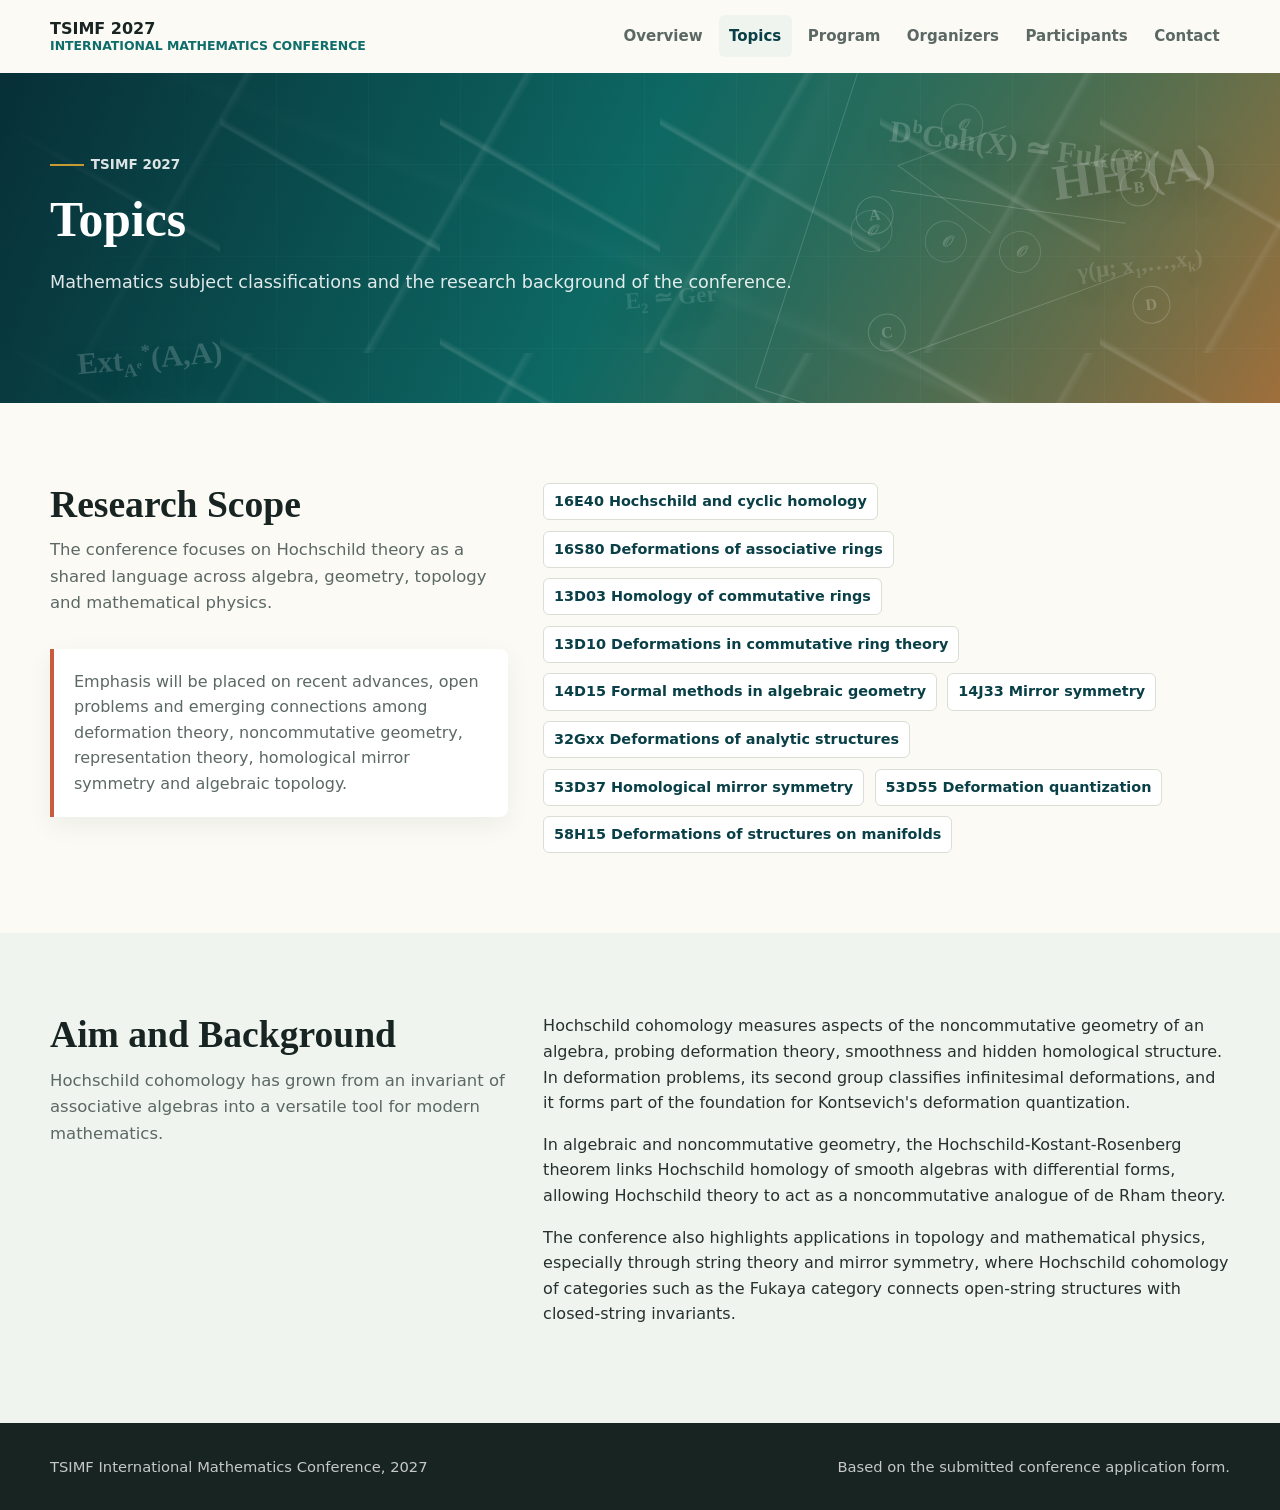
<file: topics.html>
<!DOCTYPE html>
<html lang="en">
<head>
  <meta charset="UTF-8">
  <meta name="viewport" content="width=device-width, initial-scale=1.0">
  <title>Topics | Hochschild (Co)homology Conference</title>
  <meta name="description" content="Research topics and MSC areas for the TSIMF 2027 Hochschild (Co)homology conference.">
  <link rel="stylesheet" href="assets/site.css">
</head>
<body>
  <a class="skip-link" href="#main">Skip to content</a>
  <header class="site-header">
    <nav class="nav" aria-label="Primary navigation">
      <a class="brand" href="index.html">
        TSIMF 2027
        <span>International Mathematics Conference</span>
      </a>
      <div class="nav-links">
        <a href="overview.html">Overview</a>
        <a class="active" aria-current="page" href="topics.html">Topics</a>
        <a href="program.html">Program</a>
        <a href="organizers.html">Organizers</a>
        <a href="participants.html">Participants</a>
        <a href="contact.html">Contact</a>
      </div>
    </nav>
  </header>

  <section class="page-hero">
    <div class="math-background" aria-hidden="true">
      <span class="math-symbol symbol-one">HH<sup>*</sup>(A)</span>
      <span class="math-symbol symbol-two">C<sup>n</sup>(A,A)=Hom(A<sup>⊗n</sup>,A)</span>
      <span class="math-symbol symbol-three">D<sup>b</sup>Coh(X) ≃ Fuk(Y)</span>
      <span class="math-symbol symbol-four">f ★ g = fg + ℏ{f,g}+⋯</span>
      <span class="math-symbol symbol-five">Ext<sub>A<sup>e</sup></sub><sup>*</sup>(A,A)</span>
      <span class="math-symbol symbol-six">HKR: HH<sub>*</sub>(X) ≅ ⊕Ω<sup>p</sup><sub>X</sub>[p]</span>
      <span class="math-symbol symbol-seven">𝒪(k) ⊗ 𝒪(n<sub>1</sub>)⊗⋯⊗𝒪(n<sub>k</sub>) → 𝒪(Σn<sub>i</sub>)</span>
      <span class="math-symbol symbol-eight">γ(μ; x<sub>1</sub>,…,x<sub>k</sub>)</span>
      <span class="math-symbol symbol-nine">E<sub>2</sub> ≃ Ger</span>
      <span class="math-symbol symbol-ten">x ∘<sub>i</sub> y</span>
      <div class="math-diagram">
        <span class="node node-a">A</span>
        <span class="node node-b">B</span>
        <span class="node node-c">C</span>
        <span class="node node-d">D</span>
      </div>
      <div class="operad-tree">
        <span class="tree-dot tree-root">𝒪</span>
        <span class="tree-dot tree-left">𝒪</span>
        <span class="tree-dot tree-mid">𝒪</span>
        <span class="tree-dot tree-right">𝒪</span>
      </div>
    </div>
    <div class="page-hero-content">
      <p class="eyebrow">TSIMF 2027</p>
      <h1>Topics</h1>
      <p>Mathematics subject classifications and the research background of the conference.</p>
    </div>
  </section>

  <main id="main">
    <section class="section">
      <div class="container">
<div class="two-column">
          <div>
                    <div class="section-heading">
          <h2>Research Scope</h2>
          <p>The conference focuses on Hochschild theory as a shared language across algebra, geometry, topology and mathematical physics.</p>
        </div>
            <div class="callout">
              <p>Emphasis will be placed on recent advances, open problems and emerging connections among deformation theory, noncommutative geometry, representation theory, homological mirror symmetry and algebraic topology.</p>
            </div>
          </div>
          <div>
            <ul class="chips" aria-label="Mathematics subject classifications">
          <li>16E40 Hochschild and cyclic homology</li>
          <li>16S80 Deformations of associative rings</li>
          <li>13D03 Homology of commutative rings</li>
          <li>13D10 Deformations in commutative ring theory</li>
          <li>14D15 Formal methods in algebraic geometry</li>
          <li>14J33 Mirror symmetry</li>
          <li>32Gxx Deformations of analytic structures</li>
          <li>53D37 Homological mirror symmetry</li>
          <li>53D55 Deformation quantization</li>
          <li>58H15 Deformations of structures on manifolds</li>
        </ul>
          </div>
        </div>
      </div>
    </section>
    <section class="section alt">
      <div class="container">
<div class="two-column">
          <div class="section-heading">
            <h2>Aim and Background</h2>
            <p>Hochschild cohomology has grown from an invariant of associative algebras into a versatile tool for modern mathematics.</p>
          </div>
          <div class="prose">
            <p>Hochschild cohomology measures aspects of the noncommutative geometry of an algebra, probing deformation theory, smoothness and hidden homological structure. In deformation problems, its second group classifies infinitesimal deformations, and it forms part of the foundation for Kontsevich's deformation quantization.</p>
            <p>In algebraic and noncommutative geometry, the Hochschild-Kostant-Rosenberg theorem links Hochschild homology of smooth algebras with differential forms, allowing Hochschild theory to act as a noncommutative analogue of de Rham theory.</p>
            <p>The conference also highlights applications in topology and mathematical physics, especially through string theory and mirror symmetry, where Hochschild cohomology of categories such as the Fukaya category connects open-string structures with closed-string invariants.</p>
          </div>
        </div>
      </div>
    </section>
  </main>

  <footer class="site-footer">
    <div class="footer-inner">
      <span>TSIMF International Mathematics Conference, 2027</span>
      <span>Based on the submitted conference application form.</span>
    </div>
  </footer>
</body>
</html>
</file>
<file: assets/site.css>
:root {
  --ink: #182422;
  --muted: #5b6864;
  --paper: #fbfaf5;
  --cloud: #f0f4ee;
  --teal: #0f6d6a;
  --teal-dark: #093f46;
  --coral: #c95c3f;
  --gold: #c79a32;
  --line: #d9dfd5;
  --white: #ffffff;
  --shadow: 0 16px 48px rgba(24, 36, 34, 0.12);
}

* {
  box-sizing: border-box;
  letter-spacing: 0;
}

html {
  scroll-behavior: smooth;
}

body {
  margin: 0;
  color: var(--ink);
  background: var(--paper);
  font-family: Inter, ui-sans-serif, system-ui, -apple-system, BlinkMacSystemFont, "Segoe UI", Arial, sans-serif;
  line-height: 1.6;
}

a {
  color: inherit;
  text-decoration: none;
}

a:hover {
  color: var(--coral);
}

.skip-link {
  position: absolute;
  left: 1rem;
  top: -4rem;
  z-index: 20;
  padding: 0.6rem 0.9rem;
  color: var(--white);
  background: var(--teal-dark);
  border-radius: 6px;
}

.skip-link:focus {
  top: 1rem;
}

.site-header {
  position: sticky;
  top: 0;
  z-index: 10;
  border-bottom: 1px solid rgba(255, 255, 255, 0.2);
  background: rgba(251, 250, 245, 0.94);
  backdrop-filter: blur(16px);
}

.nav {
  width: min(1180px, calc(100% - 32px));
  min-height: 72px;
  margin: 0 auto;
  display: flex;
  align-items: center;
  justify-content: space-between;
  gap: 1rem;
}

.brand {
  display: grid;
  gap: 0.1rem;
  font-weight: 800;
  line-height: 1.1;
}

.brand span {
  color: var(--teal);
  font-size: 0.78rem;
  font-weight: 700;
  text-transform: uppercase;
}

.nav-links {
  display: flex;
  flex-wrap: wrap;
  align-items: center;
  justify-content: flex-end;
  gap: 0.35rem;
  color: var(--muted);
  font-size: 0.94rem;
  font-weight: 650;
}

.nav-links a {
  padding: 0.55rem 0.65rem;
  border-radius: 6px;
}

.nav-links a:hover,
.nav-links a.active {
  color: var(--teal-dark);
  background: var(--cloud);
}

.hero,
.page-hero {
  position: relative;
  display: flex;
  align-items: center;
  overflow: hidden;
  color: var(--white);
  isolation: isolate;
  background:
    linear-gradient(112deg, rgba(7, 47, 55, 0.98), rgba(13, 104, 99, 0.9) 48%, rgba(142, 119, 57, 0.7)),
    linear-gradient(22deg, transparent 0 46%, rgba(255, 255, 255, 0.18) 47%, transparent 49%),
    linear-gradient(115deg, transparent 0 57%, rgba(255, 255, 255, 0.12) 58%, transparent 60%),
    linear-gradient(140deg, #093f46, #0f6d6a 56%, #c95c3f);
}

.hero {
  min-height: 650px;
}

.page-hero {
  min-height: 330px;
}

.hero::before,
.page-hero::before {
  content: "";
  position: absolute;
  inset: 0;
  z-index: 0;
  opacity: 0.36;
  background-image:
    linear-gradient(30deg, transparent 0 48%, rgba(255, 255, 255, 0.38) 49%, transparent 51%),
    linear-gradient(120deg, transparent 0 55%, rgba(255, 255, 255, 0.22) 56%, transparent 58%),
    linear-gradient(90deg, rgba(255, 255, 255, 0.08) 1px, transparent 1px),
    linear-gradient(0deg, rgba(255, 255, 255, 0.08) 1px, transparent 1px);
  background-size: 220px 220px, 280px 280px, 92px 92px, 92px 92px;
  mask-image: linear-gradient(90deg, transparent, #000 28%, #000);
}

.hero::after,
.page-hero::after {
  content: "";
  position: absolute;
  right: -8rem;
  top: -10rem;
  z-index: 0;
  width: 36rem;
  height: 36rem;
  border: 1px solid rgba(255, 255, 255, 0.16);
  transform: rotate(18deg);
}

.math-background {
  position: absolute;
  inset: 0;
  z-index: 1;
  overflow: hidden;
  pointer-events: none;
}

.math-symbol {
  position: absolute;
  max-width: 34rem;
  color: rgba(255, 255, 255, 0.2);
  font-family: Georgia, "Times New Roman", serif;
  font-weight: 700;
  line-height: 1.2;
  text-shadow: 0 12px 34px rgba(0, 0, 0, 0.18);
  white-space: nowrap;
}

.math-symbol sup,
.math-symbol sub {
  font-size: 0.62em;
  line-height: 0;
}

.symbol-one {
  right: 5%;
  top: 21%;
  font-size: 4.4rem;
  transform: rotate(-8deg);
}

.symbol-two {
  right: 4%;
  bottom: 19%;
  font-size: 1.85rem;
  transform: rotate(2deg);
}

.symbol-three {
  left: 45%;
  top: 10%;
  font-size: 2.15rem;
  color: rgba(255, 255, 255, 0.18);
  transform: rotate(7deg);
}

.symbol-four {
  left: auto;
  right: 8%;
  bottom: 4%;
  font-size: 1.7rem;
  color: rgba(255, 255, 255, 0.14);
}

.symbol-five {
  left: 6%;
  bottom: 12%;
  font-size: 2.45rem;
  color: rgba(255, 255, 255, 0.18);
  transform: rotate(-5deg);
}

.symbol-six {
  right: 15%;
  top: 46%;
  font-size: 1.55rem;
  color: rgba(255, 255, 255, 0.18);
  transform: rotate(-3deg);
}

.symbol-seven {
  right: 5%;
  top: 54%;
  font-size: 1.05rem;
  color: rgba(255, 255, 255, 0.09);
  transform: rotate(-4deg);
}

.symbol-eight {
  left: 16%;
  top: 16%;
  font-size: 1.7rem;
  color: rgba(255, 255, 255, 0.14);
  transform: rotate(-7deg);
}

.symbol-nine {
  right: 33%;
  top: 40%;
  font-size: 2.1rem;
  color: rgba(255, 255, 255, 0.12);
  transform: rotate(-5deg);
}

.symbol-ten {
  left: 39%;
  bottom: 21%;
  font-size: 1.65rem;
  color: rgba(255, 255, 255, 0.14);
  transform: rotate(8deg);
}

.page-hero .symbol-one {
  font-size: 3.15rem;
}

.page-hero .symbol-two,
.page-hero .symbol-four,
.page-hero .symbol-six,
.page-hero .symbol-seven,
.page-hero .symbol-ten {
  display: none;
}

.page-hero .symbol-three {
  left: auto;
  right: 10%;
  top: 17%;
  font-size: 1.9rem;
}

.page-hero .symbol-five {
  bottom: 8%;
  font-size: 1.9rem;
}

.page-hero .symbol-eight {
  left: auto;
  right: 6%;
  top: 54%;
  font-size: 1.45rem;
}

.page-hero .symbol-nine {
  right: 44%;
  top: 64%;
  font-size: 1.45rem;
}

.math-diagram {
  position: absolute;
  right: 9%;
  top: 30%;
  width: 19rem;
  height: 11rem;
  opacity: 0.3;
  transform: rotate(-6deg);
}

.math-diagram::before,
.math-diagram::after {
  content: "";
  position: absolute;
  left: 2.1rem;
  right: 2.1rem;
  height: 1px;
  background: rgba(255, 255, 255, 0.58);
}

.math-diagram::before {
  top: 2.15rem;
  transform: rotate(14deg);
}

.math-diagram::after {
  bottom: 2.15rem;
  transform: rotate(-14deg);
}

.node {
  position: absolute;
  display: grid;
  width: 2.4rem;
  height: 2.4rem;
  place-items: center;
  border: 1px solid rgba(255, 255, 255, 0.58);
  border-radius: 50%;
  color: rgba(255, 255, 255, 0.72);
  font-family: Georgia, "Times New Roman", serif;
  font-weight: 700;
}

.node-a {
  left: 0;
  top: 0.6rem;
}

.node-b {
  right: 0;
  top: 0.6rem;
}

.node-c {
  left: 0;
  bottom: 0.6rem;
}

.node-d {
  right: 0;
  bottom: 0.6rem;
}

.operad-tree {
  position: absolute;
  right: 18%;
  top: 9%;
  width: 12rem;
  height: 10rem;
  opacity: 0.23;
  transform: rotate(8deg);
}

.operad-tree::before,
.operad-tree::after {
  content: "";
  position: absolute;
  left: 2.4rem;
  top: 4.4rem;
  width: 7.2rem;
  height: 1px;
  background: rgba(255, 255, 255, 0.62);
  transform-origin: left center;
}

.operad-tree::before {
  transform: rotate(28deg);
}

.operad-tree::after {
  transform: rotate(-28deg);
}

.tree-dot {
  position: absolute;
  display: grid;
  width: 2.6rem;
  height: 2.6rem;
  place-items: center;
  border: 1px solid rgba(255, 255, 255, 0.56);
  border-radius: 50%;
  color: rgba(255, 255, 255, 0.72);
  font-family: Georgia, "Times New Roman", serif;
  font-size: 1rem;
  font-weight: 800;
}

.tree-root {
  left: 4.7rem;
  top: 0;
}

.tree-left {
  left: 0;
  bottom: 0;
}

.tree-mid {
  left: 4.7rem;
  bottom: 0;
}

.tree-right {
  right: 0;
  bottom: 0;
}

.hero-content,
.page-hero-content {
  position: relative;
  z-index: 2;
  width: min(1180px, calc(100% - 32px));
  margin: 0 auto;
}

.hero-content {
  padding: 5rem 0 6rem;
}

.page-hero-content {
  padding: 4rem 0;
}

.eyebrow {
  display: inline-flex;
  align-items: center;
  gap: 0.45rem;
  margin: 0 0 1.1rem;
  color: rgba(255, 255, 255, 0.86);
  font-size: 0.85rem;
  font-weight: 800;
  text-transform: uppercase;
}

.eyebrow::before {
  content: "";
  width: 2.1rem;
  height: 2px;
  background: var(--gold);
}

h1 {
  width: min(900px, 100%);
  margin: 0;
  font-family: Georgia, "Times New Roman", serif;
  font-size: 4.2rem;
  line-height: 1.04;
  font-weight: 760;
}

.page-hero h1 {
  font-size: 3.1rem;
}

.hero-summary,
.page-hero p:not(.eyebrow) {
  width: min(780px, 100%);
  margin: 1.4rem 0 2rem;
  color: rgba(255, 255, 255, 0.88);
  font-size: 1.1rem;
}

.hero-actions {
  display: flex;
  flex-wrap: wrap;
  gap: 0.75rem;
  align-items: center;
}

.button {
  display: inline-flex;
  align-items: center;
  justify-content: center;
  min-height: 44px;
  padding: 0.68rem 1rem;
  border: 1px solid rgba(255, 255, 255, 0.5);
  border-radius: 6px;
  font-weight: 800;
}

.button.primary {
  color: var(--ink);
  border-color: var(--white);
  background: var(--white);
}

.button.secondary {
  color: var(--white);
  background: rgba(255, 255, 255, 0.08);
}

.section {
  padding: 5rem 0;
}

.section.alt {
  background: var(--cloud);
}

.container {
  width: min(1180px, calc(100% - 32px));
  margin: 0 auto;
}

.section-heading {
  max-width: 780px;
  margin-bottom: 2rem;
}

.section-heading p {
  margin: 0.7rem 0 0;
  color: var(--muted);
  font-size: 1.03rem;
}

h2 {
  margin: 0;
  font-family: Georgia, "Times New Roman", serif;
  font-size: 2.35rem;
  line-height: 1.15;
}

h3 {
  margin: 0;
  font-size: 1.1rem;
  line-height: 1.25;
}

.facts {
  display: grid;
  grid-template-columns: repeat(4, minmax(0, 1fr));
  gap: 1rem;
}

.fact,
.program-day,
.person-card,
.committee,
.gateway {
  border: 1px solid var(--line);
  border-radius: 8px;
  background: var(--white);
  box-shadow: 0 8px 26px rgba(24, 36, 34, 0.06);
}

.fact {
  min-height: 150px;
  padding: 1.15rem;
}

.fact span {
  display: block;
  color: var(--coral);
  font-size: 0.78rem;
  font-weight: 850;
  text-transform: uppercase;
}

.fact strong {
  display: block;
  margin-top: 0.55rem;
  font-family: Georgia, "Times New Roman", serif;
  font-size: 1.65rem;
  line-height: 1.15;
}

.fact p,
.program-day p,
.person-card p,
.committee p,
.gateway span {
  margin: 0.55rem 0 0;
  color: var(--muted);
  font-size: 0.96rem;
}

.gateway-grid {
  display: grid;
  grid-template-columns: repeat(3, minmax(0, 1fr));
  gap: 1rem;
  margin-top: 1.25rem;
}

.gateway {
  display: grid;
  min-height: 118px;
  align-content: start;
  padding: 1rem;
}

.gateway strong {
  font-family: Georgia, "Times New Roman", serif;
  font-size: 1.3rem;
}

.two-column {
  display: grid;
  grid-template-columns: minmax(0, 0.8fr) minmax(0, 1.2fr);
  gap: 2.2rem;
  align-items: start;
}

.callout {
  padding: 1.25rem;
  border-left: 4px solid var(--coral);
  border-radius: 0 8px 8px 0;
  background: var(--white);
  box-shadow: 0 8px 26px rgba(24, 36, 34, 0.06);
}

.callout p {
  margin: 0;
  color: var(--muted);
}

.prose p {
  margin: 0 0 1rem;
  color: #26312f;
}

.chips {
  display: flex;
  flex-wrap: wrap;
  gap: 0.65rem;
  margin: 0;
  padding: 0;
  list-style: none;
}

.chips li {
  display: inline-flex;
  align-items: center;
  min-height: 34px;
  padding: 0.38rem 0.62rem;
  border: 1px solid var(--line);
  border-radius: 6px;
  background: var(--white);
  color: var(--teal-dark);
  font-size: 0.9rem;
  font-weight: 720;
}

.program-grid {
  display: grid;
  grid-template-columns: repeat(5, minmax(0, 1fr));
  gap: 0.9rem;
}

.program-day {
  min-height: 180px;
  padding: 1rem;
}

.program-day time {
  display: block;
  color: var(--coral);
  font-size: 0.84rem;
  font-weight: 850;
}

.schedule-board {
  display: grid;
  gap: 1.15rem;
  max-width: 920px;
}

.schedule-day {
  padding: 1.05rem 1.2rem;
  border: 1px solid var(--line);
  border-left: 4px solid var(--teal);
  border-radius: 8px;
  background: var(--white);
  box-shadow: 0 8px 26px rgba(24, 36, 34, 0.06);
}

.schedule-day h3 {
  margin: 0 0 0.65rem;
  color: var(--ink);
  font-family: Georgia, "Times New Roman", serif;
  font-size: 1.35rem;
}

.schedule-list {
  display: grid;
}

.schedule-row {
  display: grid;
  grid-template-columns: 7.4rem minmax(0, 1fr);
  gap: 1.15rem;
  padding: 0.56rem 0;
  border-top: 1px solid var(--line);
}

.schedule-row:first-child {
  border-top: 0;
}

.schedule-row time {
  color: var(--ink);
  font-size: 0.9rem;
  line-height: 1.35;
  white-space: nowrap;
}

.schedule-detail {
  min-width: 0;
}

.schedule-detail p {
  margin: 0;
}

.schedule-venue {
  color: var(--teal);
  font-size: 0.88rem;
  font-weight: 800;
}

.schedule-title {
  color: #164fa3;
  font-size: 0.98rem;
  font-weight: 820;
  line-height: 1.35;
}

.schedule-note {
  color: var(--muted);
  font-size: 0.88rem;
  line-height: 1.45;
}

.people-grid {
  display: grid;
  grid-template-columns: repeat(5, minmax(0, 1fr));
  gap: 1rem;
}

.person-card {
  display: flex;
  min-height: 250px;
  flex-direction: column;
  justify-content: space-between;
  gap: 1rem;
  padding: 1rem;
}

.person-card .name-cn {
  color: var(--teal);
  font-weight: 800;
}

.person-links {
  display: flex;
  flex-wrap: wrap;
  gap: 0.4rem;
  font-size: 0.9rem;
  font-weight: 800;
}

.person-links a {
  padding: 0.34rem 0.5rem;
  border: 1px solid var(--line);
  border-radius: 6px;
  color: var(--teal-dark);
  background: var(--cloud);
}

.table-wrap {
  overflow-x: auto;
  border: 1px solid var(--line);
  border-radius: 8px;
  background: var(--white);
  box-shadow: 0 8px 26px rgba(24, 36, 34, 0.06);
}

.table-status {
  margin: 1rem 0 0;
  color: var(--muted);
  font-size: 0.94rem;
}

.table-status a {
  color: var(--teal);
  font-weight: 800;
}

.table-status.error {
  color: var(--coral);
  font-weight: 750;
}

.table-status.warning {
  color: #84621a;
  font-weight: 750;
}

table {
  width: 100%;
  min-width: 860px;
  border-collapse: collapse;
}

.participants-table {
  min-width: 760px;
  table-layout: fixed;
}

.participants-table .col-name {
  width: 28%;
}

.participants-table .col-chinese {
  width: 17%;
}

.participants-table .col-affiliation {
  width: 55%;
}

th,
td {
  padding: 0.78rem 0.9rem;
  text-align: left;
  vertical-align: top;
  border-bottom: 1px solid var(--line);
}

th {
  color: var(--teal-dark);
  background: #f6f2e7;
  font-size: 0.86rem;
  text-transform: uppercase;
}

tr:last-child td {
  border-bottom: 0;
}

td {
  color: var(--muted);
  font-size: 0.95rem;
}

td strong {
  color: var(--ink);
}

.participants-table th,
.participants-table td {
  padding: 0.78rem 1rem;
}

.participants-table th:first-child,
.participants-table td:first-child {
  padding-left: 1.15rem;
}

.participants-table th:nth-child(2),
.participants-table td:nth-child(2) {
  padding-left: 0.8rem;
  padding-right: 0.8rem;
}

.participants-table td {
  line-height: 1.45;
  overflow-wrap: anywhere;
}

.participants-table td:nth-child(2) {
  white-space: nowrap;
}

.committee-list {
  display: grid;
  grid-template-columns: repeat(2, minmax(0, 1fr));
  gap: 1rem;
}

.committee {
  padding: 1.2rem;
}

.contact-band {
  display: flex;
  align-items: center;
  justify-content: space-between;
  gap: 1.25rem;
  padding: 1.4rem;
  border: 1px solid rgba(255, 255, 255, 0.18);
  border-radius: 8px;
  color: var(--white);
  background: linear-gradient(110deg, var(--teal-dark), var(--teal) 62%, var(--coral));
}

.contact-band p {
  margin: 0.35rem 0 0;
  color: rgba(255, 255, 255, 0.82);
}

.site-footer {
  padding: 2rem 0;
  color: rgba(255, 255, 255, 0.75);
  background: #182422;
}

.footer-inner {
  width: min(1180px, calc(100% - 32px));
  margin: 0 auto;
  display: flex;
  flex-wrap: wrap;
  justify-content: space-between;
  gap: 1rem;
  font-size: 0.92rem;
}

@media (max-width: 980px) {
  .hero {
    min-height: 600px;
  }

  .symbol-one {
    right: 2%;
    top: 24%;
    font-size: 3.5rem;
  }

  .symbol-two {
    right: 2%;
    font-size: 1.45rem;
  }

  .symbol-three {
    display: none;
  }

  .symbol-five {
    font-size: 1.9rem;
  }

  .math-diagram {
    right: 2%;
    top: 35%;
  }

  .operad-tree {
    right: 4%;
    top: 8%;
  }

  .symbol-seven {
    right: 1rem;
    font-size: 1rem;
  }

  .symbol-eight {
    left: 8%;
    font-size: 1.35rem;
  }

  h1 {
    font-size: 3.1rem;
  }

  .page-hero h1 {
    font-size: 2.55rem;
  }

  .facts,
  .program-grid,
  .people-grid,
  .gateway-grid {
    grid-template-columns: repeat(2, minmax(0, 1fr));
  }

  .two-column,
  .committee-list {
    grid-template-columns: 1fr;
  }
}

@media (max-width: 720px) {
  .nav {
    align-items: flex-start;
    flex-direction: column;
    padding: 0.9rem 0;
  }

  .nav-links {
    justify-content: flex-start;
  }

  .hero {
    min-height: 580px;
  }

  .page-hero {
    min-height: 280px;
  }

  .hero::after,
  .page-hero::after {
    right: -12rem;
    top: -12rem;
    width: 28rem;
    height: 28rem;
  }

  .math-diagram,
  .operad-tree,
  .symbol-two,
  .symbol-four,
  .symbol-six,
  .symbol-seven,
  .symbol-eight,
  .symbol-ten,
  .page-hero .symbol-three {
    display: none;
  }

  .symbol-one,
  .page-hero .symbol-one {
    right: -2rem;
    top: 16%;
    font-size: 2.8rem;
  }

  .symbol-three {
    display: block;
    left: auto;
    right: 1rem;
    top: 58%;
    font-size: 1.25rem;
  }

  .symbol-five,
  .page-hero .symbol-five {
    left: 1rem;
    bottom: 8%;
    font-size: 1.45rem;
  }

  .hero-content {
    padding: 4rem 0 5rem;
  }

  .page-hero-content {
    padding: 3rem 0;
  }

  h1,
  .page-hero h1 {
    font-size: 2.4rem;
  }

  h2 {
    font-size: 1.9rem;
  }

  .section {
    padding: 3.4rem 0;
  }

  .facts,
  .program-grid,
  .people-grid,
  .gateway-grid {
    grid-template-columns: 1fr;
  }

  .contact-band {
    align-items: flex-start;
    flex-direction: column;
  }

  .schedule-board {
    max-width: none;
  }

  .schedule-day {
    padding: 0.95rem 1rem;
  }

  .schedule-row {
    grid-template-columns: 1fr;
    gap: 0.2rem;
    padding: 0.68rem 0;
  }

  .schedule-row time {
    font-weight: 800;
  }
}
</file>
